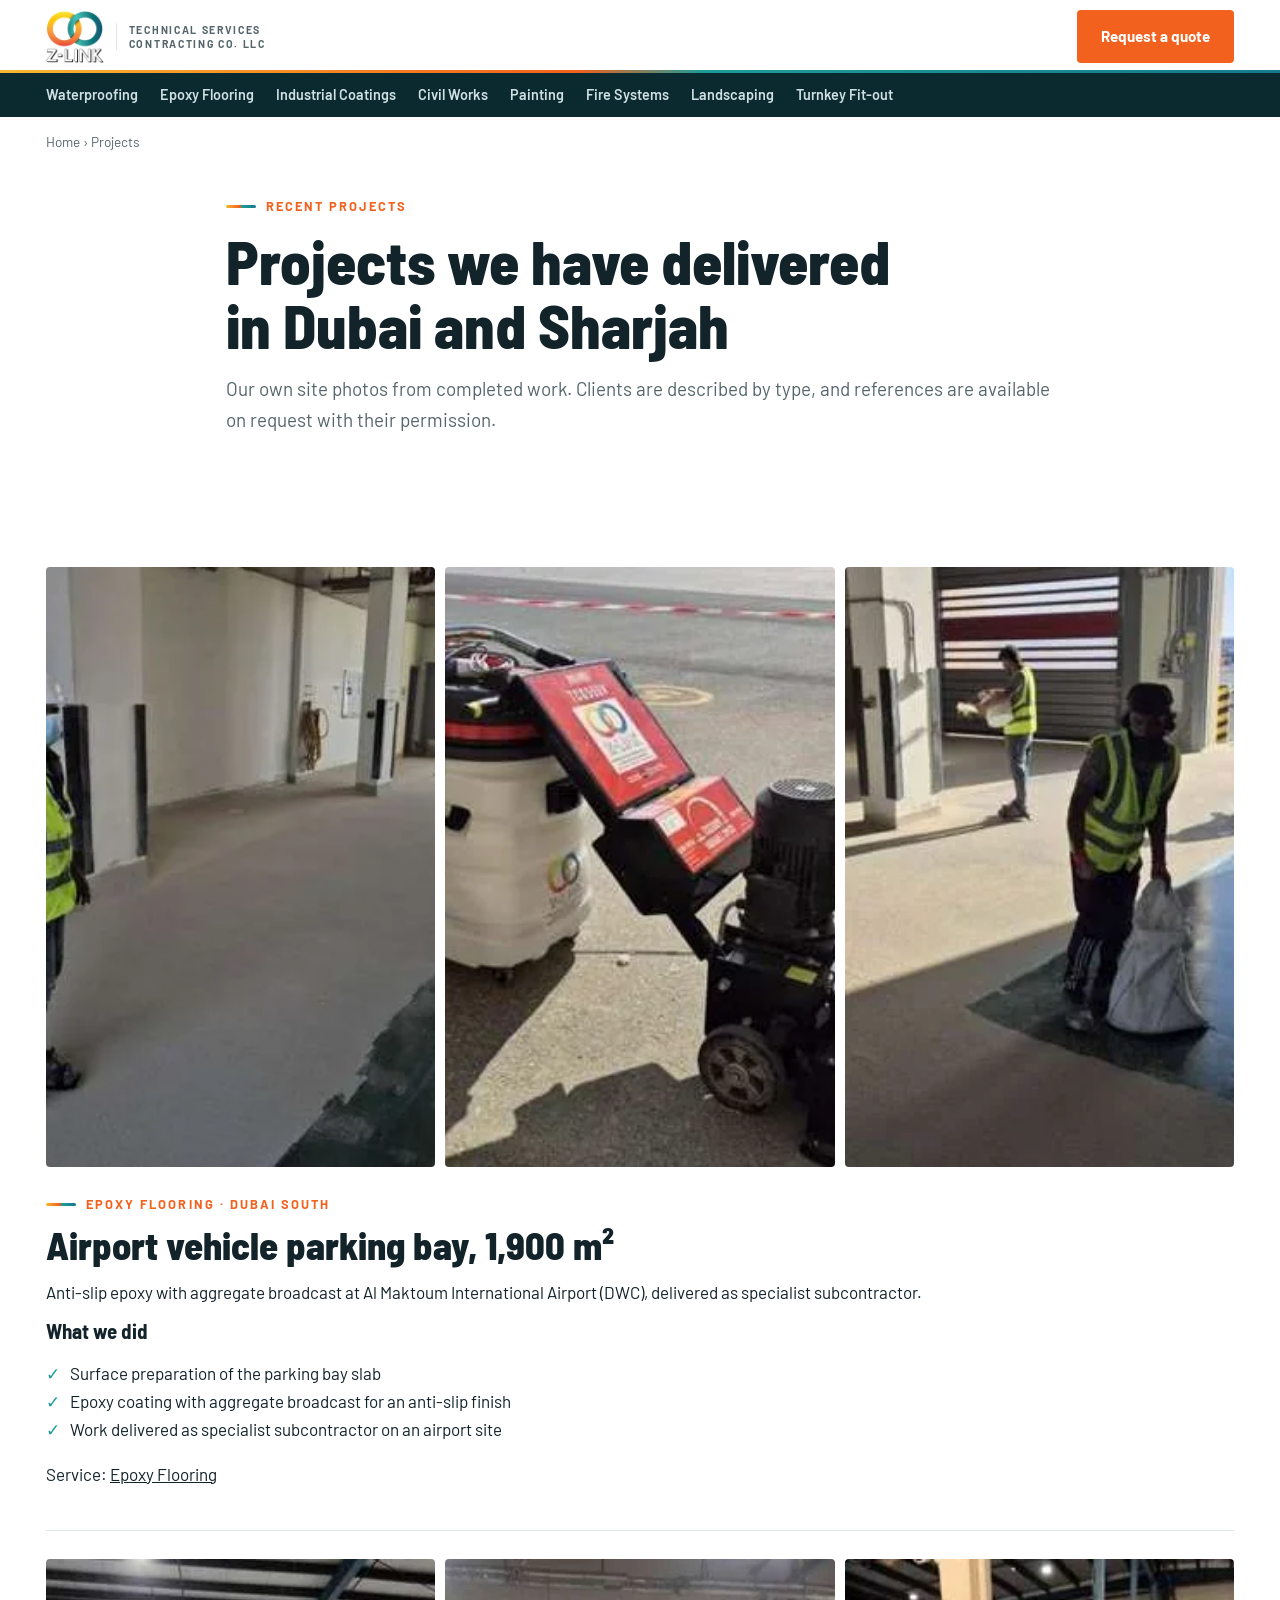
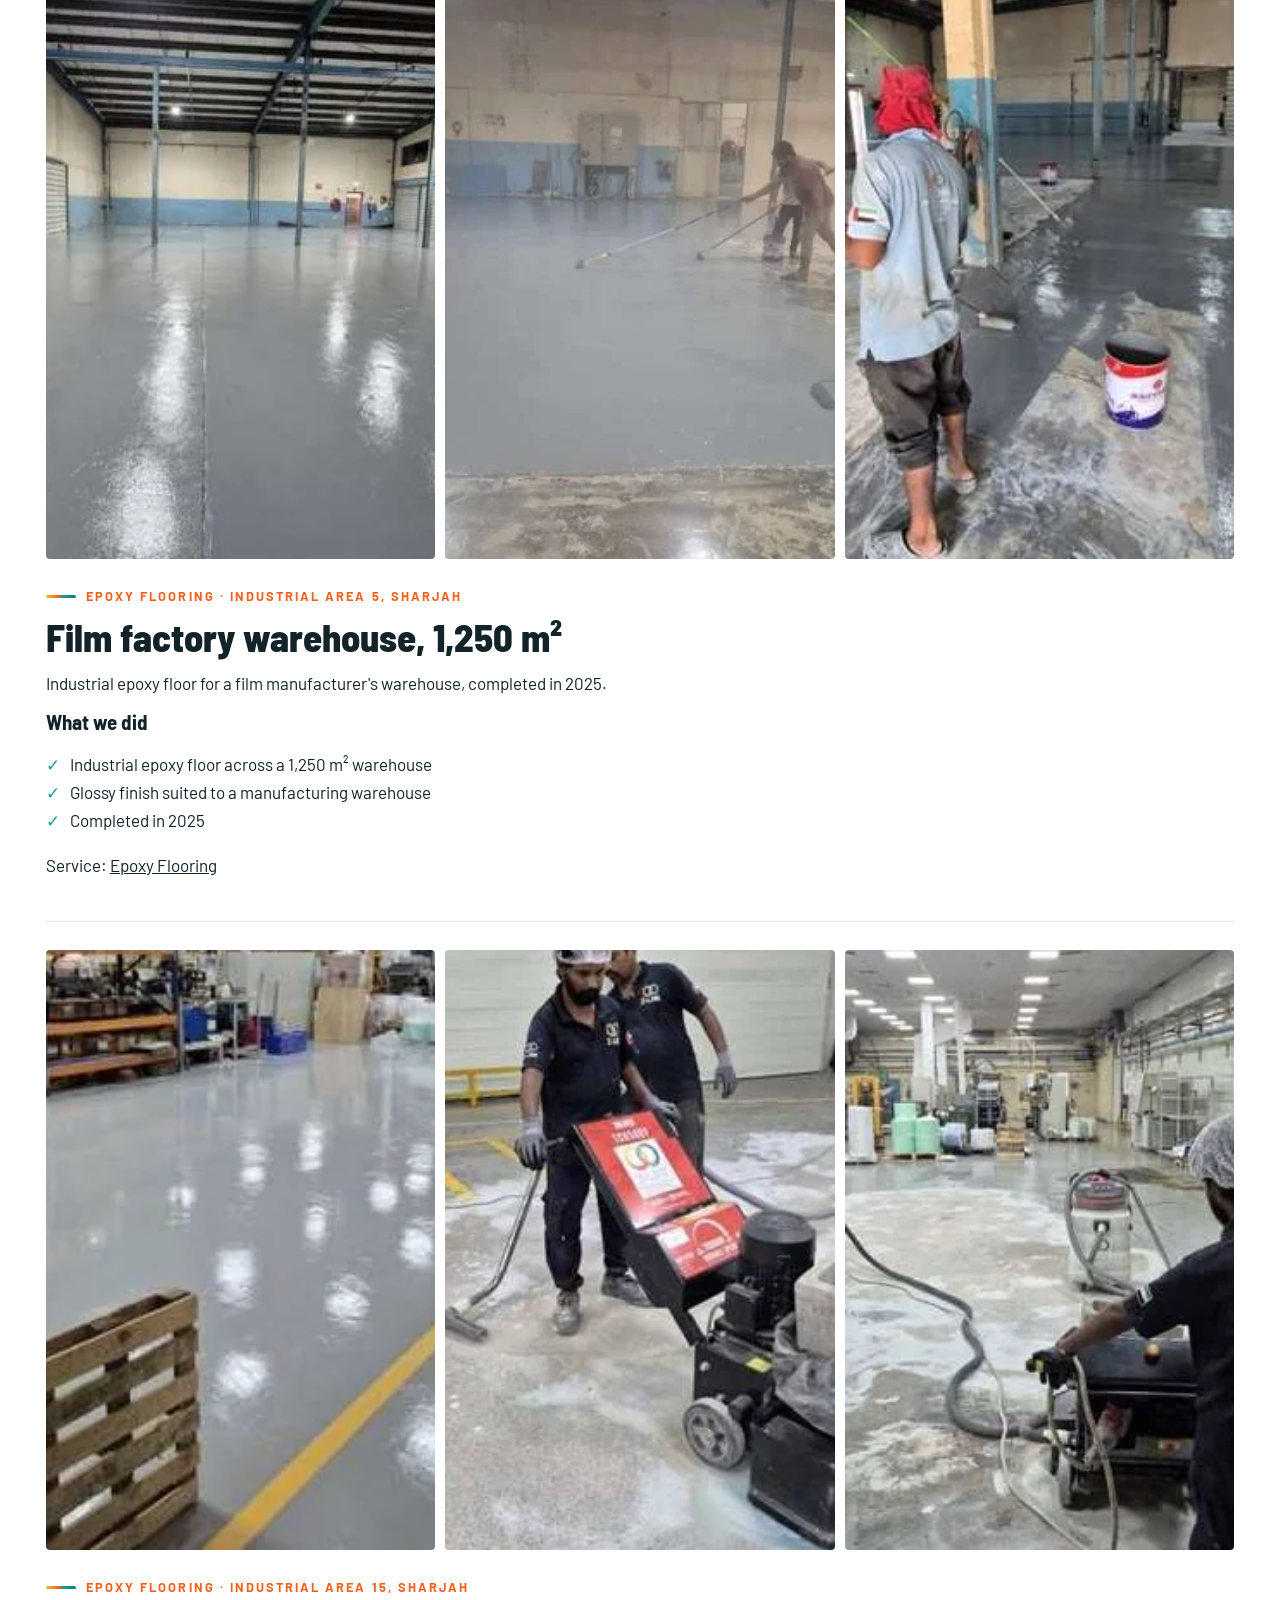
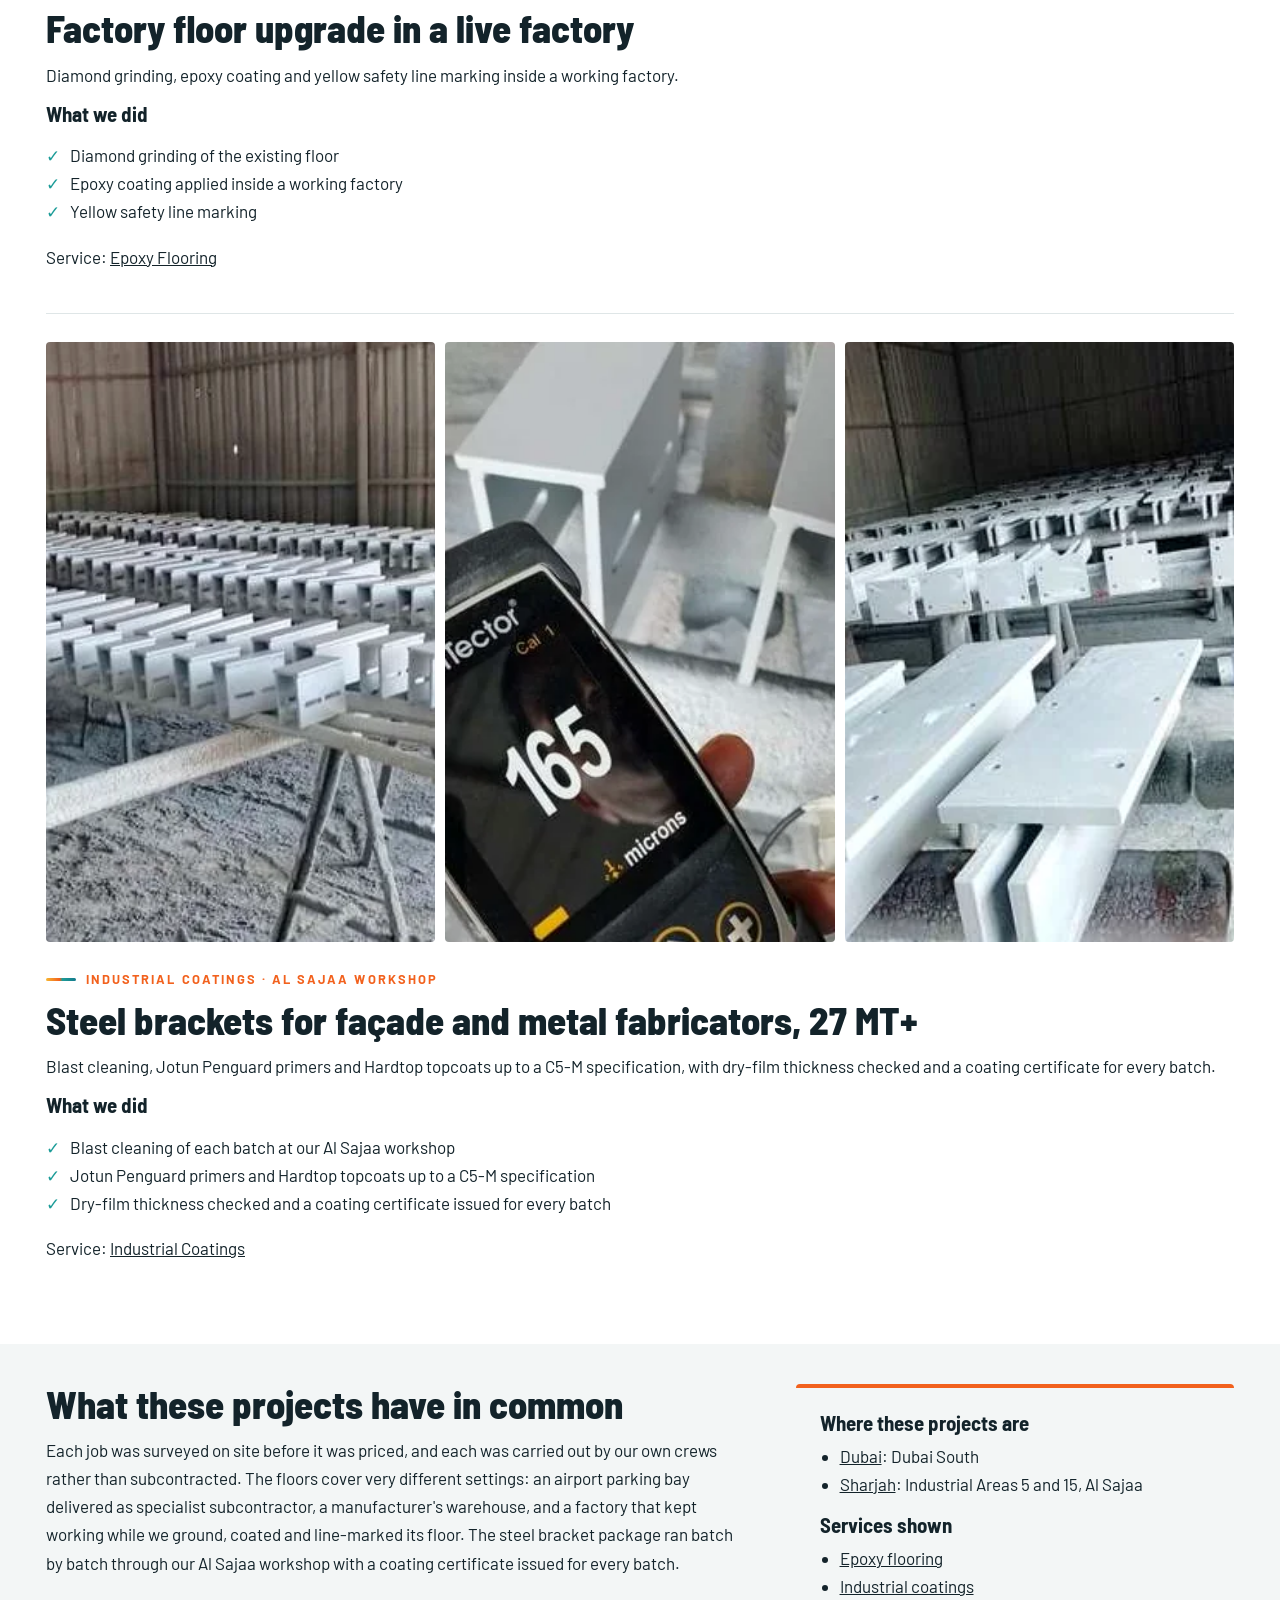
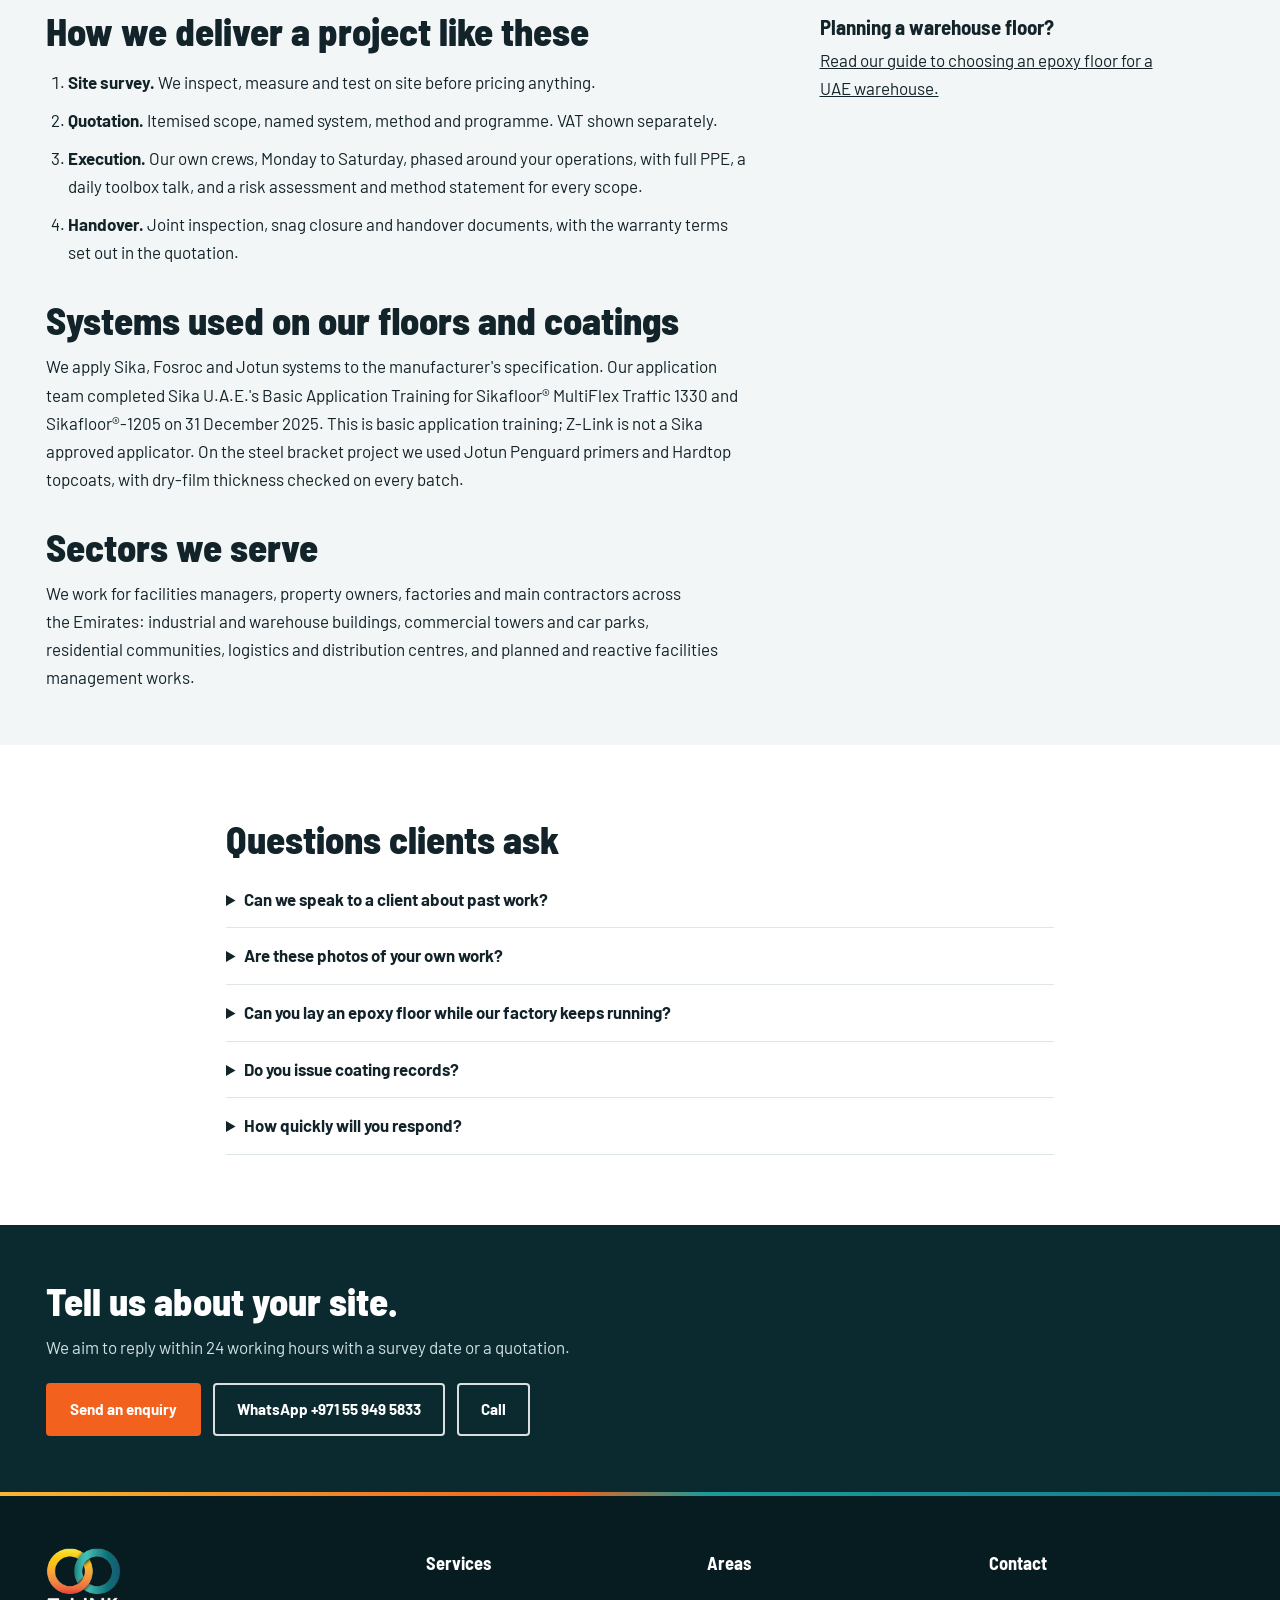
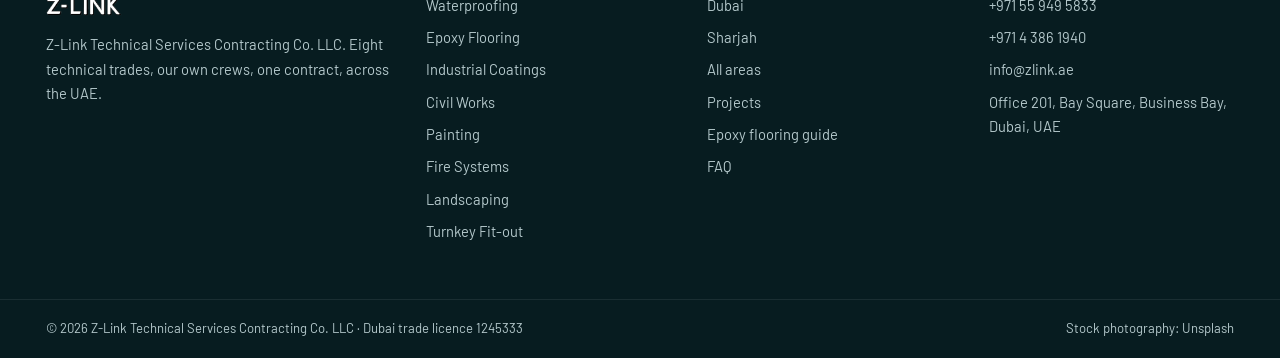
<file: projects/index.html>
<!doctype html>
<html lang="en">
<head>
<meta charset="utf-8">
<meta name="viewport" content="width=device-width, initial-scale=1, viewport-fit=cover">
<title>Projects: Epoxy Flooring &amp; Industrial Coatings UAE | Z-Link</title>
<meta name="description" content="Completed Z-Link projects: anti-slip epoxy at Dubai South (DWC), factory and warehouse epoxy floors in Sharjah, and C5-M steel coatings at our Al Sajaa workshop.">
<link rel="canonical" href="https://zlink.ae/projects/">
<meta name="theme-color" content="#0B2A30">
<meta property="og:type" content="website">
<meta property="og:url" content="https://zlink.ae/projects/">
<meta property="og:title" content="Projects: Epoxy Flooring &amp; Industrial Coatings UAE | Z-Link">
<meta property="og:description" content="Completed Z-Link projects: anti-slip epoxy at Dubai South (DWC), factory and warehouse epoxy floors in Sharjah, and C5-M steel coatings at our Al Sajaa workshop.">
<meta property="og:image" content="https://zlink.ae/assets/images/logo.png">
<link rel="icon" type="image/png" href="/assets/images/logo.png">
<link rel="apple-touch-icon" href="/assets/images/apple-touch-icon.png">
<link rel="preconnect" href="https://fonts.googleapis.com">
<link rel="preconnect" href="https://fonts.gstatic.com" crossorigin>
<link rel="stylesheet" href="https://fonts.googleapis.com/css2?family=Barlow+Semi+Condensed:wght@600;700;800&family=Barlow:wght@400;500;600;700&display=swap">
<link rel="stylesheet" href="/assets/css/pages.css">
<script type="application/ld+json">
{"@context": "https://schema.org", "@graph": [{"@type": "BreadcrumbList", "itemListElement": [{"@type": "ListItem", "position": 1, "name": "Home", "item": "https://zlink.ae/"}, {"@type": "ListItem", "position": 2, "name": "Projects"}]}]}
</script>
</head>
<body>
<a class="skip" href="#main">Skip to content</a>
<header class="site"><div class="wrap hd">
  <a class="logo" href="/" aria-label="Z-Link home"><img src="/assets/images/logo.webp" alt="Z-Link logo" width="63" height="58"><span>TECHNICAL SERVICES<br>CONTRACTING CO. LLC</span></a>
  <a class="btn" href="/#contact">Request a quote</a>
</div></header>
<nav class="svcnav" aria-label="Services"><div class="wrap"><a href="/services/waterproofing/">Waterproofing</a><a href="/services/epoxy-flooring/">Epoxy Flooring</a><a href="/services/industrial-coatings/">Industrial Coatings</a><a href="/services/civil-works/">Civil Works</a><a href="/services/painting/">Painting</a><a href="/services/fire-systems/">Fire Systems</a><a href="/services/landscaping/">Landscaping</a><a href="/services/fit-out/">Turnkey Fit-out</a></div></nav>
<main id="main">
<div class="wrap crumbs"><a href="/">Home</a> <span aria-hidden="true">›</span> <span aria-current="page">Projects</span></div>
<section class="hero"><div class="wrap narrow"><span class="kicker">Recent projects</span>
<h1>Projects we have delivered in Dubai and Sharjah</h1>
<p class="lead">Our own site photos from completed work. Clients are described by type, and references are available on request with their permission.</p></div></section>
<section class="block"><div class="wrap"><article class="case"><div class="case-imgs"><img src="/assets/projects/dwc-1.webp" alt="Z-Link crew laying anti-slip epoxy at an airport parking bay in Dubai South" loading="lazy" width="800" height="600"><img src="/assets/projects/dwc-2.webp" alt="Z-Link crew laying anti-slip epoxy at an airport parking bay in Dubai South, work in progress" loading="lazy" width="800" height="600"><img src="/assets/projects/dwc-3.webp" alt="Z-Link crew laying anti-slip epoxy at an airport parking bay in Dubai South, detail" loading="lazy" width="800" height="600"></div>
<span class="kicker">Epoxy flooring · Dubai South</span><h2>Airport vehicle parking bay, 1,900 m²</h2><p>Anti-slip epoxy with aggregate broadcast at Al Maktoum International Airport (DWC), delivered as specialist subcontractor.</p>
<h3>What we did</h3><ul class="ticks"><li>Surface preparation of the parking bay slab</li><li>Epoxy coating with aggregate broadcast for an anti-slip finish</li><li>Work delivered as specialist subcontractor on an airport site</li></ul>
<p>Service: <a href="/services/epoxy-flooring/">Epoxy Flooring</a></p></article><article class="case"><div class="case-imgs"><img src="/assets/projects/enpi-1.webp" alt="Finished glossy epoxy floor in a Sharjah factory warehouse" loading="lazy" width="800" height="600"><img src="/assets/projects/enpi-2.webp" alt="Finished glossy epoxy floor in a Sharjah factory warehouse, work in progress" loading="lazy" width="800" height="600"><img src="/assets/projects/enpi-3.webp" alt="Finished glossy epoxy floor in a Sharjah factory warehouse, detail" loading="lazy" width="800" height="600"></div>
<span class="kicker">Epoxy flooring · Industrial Area 5, Sharjah</span><h2>Film factory warehouse, 1,250 m²</h2><p>Industrial epoxy floor for a film manufacturer&#x27;s warehouse, completed in 2025.</p>
<h3>What we did</h3><ul class="ticks"><li>Industrial epoxy floor across a 1,250 m² warehouse</li><li>Glossy finish suited to a manufacturing warehouse</li><li>Completed in 2025</li></ul>
<p>Service: <a href="/services/epoxy-flooring/">Epoxy Flooring</a></p></article><article class="case"><div class="case-imgs"><img src="/assets/projects/cupco-1.webp" alt="Factory floor with new epoxy and yellow line marking in Sharjah" loading="lazy" width="800" height="600"><img src="/assets/projects/cupco-2.webp" alt="Factory floor with new epoxy and yellow line marking in Sharjah, work in progress" loading="lazy" width="800" height="600"><img src="/assets/projects/cupco-3.webp" alt="Factory floor with new epoxy and yellow line marking in Sharjah, detail" loading="lazy" width="800" height="600"></div>
<span class="kicker">Epoxy flooring · Industrial Area 15, Sharjah</span><h2>Factory floor upgrade in a live factory</h2><p>Diamond grinding, epoxy coating and yellow safety line marking inside a working factory.</p>
<h3>What we did</h3><ul class="ticks"><li>Diamond grinding of the existing floor</li><li>Epoxy coating applied inside a working factory</li><li>Yellow safety line marking</li></ul>
<p>Service: <a href="/services/epoxy-flooring/">Epoxy Flooring</a></p></article><article class="case"><div class="case-imgs"><img src="/assets/projects/steel-1.webp" alt="Coated steel brackets on drying racks at the Z-Link workshop" loading="lazy" width="800" height="600"><img src="/assets/projects/steel-2.webp" alt="Coated steel brackets on drying racks at the Z-Link workshop, work in progress" loading="lazy" width="800" height="600"><img src="/assets/projects/steel-3.webp" alt="Coated steel brackets on drying racks at the Z-Link workshop, detail" loading="lazy" width="800" height="600"></div>
<span class="kicker">Industrial coatings · Al Sajaa workshop</span><h2>Steel brackets for façade and metal fabricators, 27 MT+</h2><p>Blast cleaning, Jotun Penguard primers and Hardtop topcoats up to a C5-M specification, with dry-film thickness checked and a coating certificate for every batch.</p>
<h3>What we did</h3><ul class="ticks"><li>Blast cleaning of each batch at our Al Sajaa workshop</li><li>Jotun Penguard primers and Hardtop topcoats up to a C5-M specification</li><li>Dry-film thickness checked and a coating certificate issued for every batch</li></ul>
<p>Service: <a href="/services/industrial-coatings/">Industrial Coatings</a></p></article></div></section>
<section class="block alt"><div class="wrap two-text"><div class="prose">
  <h2>What these projects have in common</h2>
  <p>Each job was surveyed on site before it was priced, and each was carried out by our own crews rather than subcontracted. The floors cover very different settings: an airport parking bay delivered as specialist subcontractor, a manufacturer's warehouse, and a factory that kept working while we ground, coated and line-marked its floor. The steel bracket package ran batch by batch through our Al Sajaa workshop with a coating certificate issued for every batch.</p>
  <h2>How we deliver a project like these</h2>
  <ol class="steps"><li><strong>Site survey.</strong> We inspect, measure and test on site before pricing anything.</li>
  <li><strong>Quotation.</strong> Itemised scope, named system, method and programme. VAT shown separately.</li>
  <li><strong>Execution.</strong> Our own crews, Monday to Saturday, phased around your operations, with full PPE, a daily toolbox talk, and a risk assessment and method statement for every scope.</li>
  <li><strong>Handover.</strong> Joint inspection, snag closure and handover documents, with the warranty terms set out in the quotation.</li></ol>
  <h2>Systems used on our floors and coatings</h2>
  <p>We apply Sika, Fosroc and Jotun systems to the manufacturer's specification. Our application team completed Sika U.A.E.'s Basic Application Training for Sikafloor® MultiFlex Traffic 1330 and Sikafloor®-1205 on 31 December 2025. This is basic application training; Z-Link is not a Sika approved applicator. On the steel bracket project we used Jotun Penguard primers and Hardtop topcoats, with dry-film thickness checked on every batch.</p>
  <h2>Sectors we serve</h2>
  <p>We work for facilities managers, property owners, factories and main contractors across the Emirates: industrial and warehouse buildings, commercial towers and car parks, residential communities, logistics and distribution centres, and planned and reactive facilities management works.</p>
  </div>
  <aside class="box"><h3>Where these projects are</h3><ul><li><a href="/areas/dubai/">Dubai</a>: Dubai South</li><li><a href="/areas/sharjah/">Sharjah</a>: Industrial Areas 5 and 15, Al Sajaa</li></ul>
  <h3>Services shown</h3><ul><li><a href="/services/epoxy-flooring/">Epoxy flooring</a></li><li><a href="/services/industrial-coatings/">Industrial coatings</a></li></ul>
  <h3>Planning a warehouse floor?</h3><p><a href="/guides/warehouse-epoxy-flooring/">Read our guide to choosing an epoxy floor for a UAE warehouse.</a></p></aside>
</div></section>
<section class="block"><div class="wrap narrow"><h2>Questions clients ask</h2><details><summary>Can we speak to a client about past work?</summary><p>References are available on request, with the client&#x27;s permission.</p></details><details><summary>Are these photos of your own work?</summary><p>Yes. The project photos on this page are our own site photos from completed jobs. Stock images elsewhere on the site are credited to Unsplash.</p></details><details><summary>Can you lay an epoxy floor while our factory keeps running?</summary><p>Yes. Our Industrial Area 15 job was done inside a working factory. We phase areas so operations continue, with barricades and signage, and can plan night or weekend shifts.</p></details><details><summary>Do you issue coating records?</summary><p>Yes. On our steel bracket work, dry-film thickness was checked and a coating certificate was issued for every batch.</p></details><details><summary>How quickly will you respond?</summary><p>We aim to reply within 24 working hours with a survey date or a quotation.</p></details></div></section>
<section class="cta"><div class="wrap">
  <h2>Tell us about your site.</h2>
  <p>We aim to reply within 24 working hours with a survey date or a quotation.</p>
  <div class="cta-row"><a class="btn" href="/#contact">Send an enquiry</a><a class="btn line" href="https://wa.me/971559495833">WhatsApp +971 55 949 5833</a><a class="btn line" href="tel:+971559495833">Call</a></div>
</div></section>
</main>
<footer>
  <div class="wrap top">
    <div><img class="fl" src="/assets/images/logo.webp" alt="Z-Link" loading="lazy"><p>Z-Link Technical Services Contracting Co. LLC. Eight technical trades, our own crews, one contract, across the UAE.</p></div>
    <div><h4>Services</h4><ul><li><a href="/services/waterproofing/">Waterproofing</a></li><li><a href="/services/epoxy-flooring/">Epoxy Flooring</a></li><li><a href="/services/industrial-coatings/">Industrial Coatings</a></li><li><a href="/services/civil-works/">Civil Works</a></li><li><a href="/services/painting/">Painting</a></li><li><a href="/services/fire-systems/">Fire Systems</a></li><li><a href="/services/landscaping/">Landscaping</a></li><li><a href="/services/fit-out/">Turnkey Fit-out</a></li></ul></div>
    <div><h4>Areas</h4><ul><li><a href="/areas/dubai/">Dubai</a></li><li><a href="/areas/sharjah/">Sharjah</a></li><li><a href="/#areas">All areas</a></li><li><a href="/projects/">Projects</a></li><li><a href="/guides/warehouse-epoxy-flooring/">Epoxy flooring guide</a></li><li><a href="/#faq">FAQ</a></li></ul></div>
    <div><h4>Contact</h4><ul><li><a href="tel:+971559495833">+971 55 949 5833</a></li><li><a href="tel:+97143861940">+971 4 386 1940</a></li><li><a href="mailto:info@zlink.ae">info@zlink.ae</a></li><li>Office 201, Bay Square, Business Bay, Dubai, UAE</li></ul></div>
  </div>
  <div class="bar"><div class="wrap"><span>© 2026 Z-Link Technical Services Contracting Co. LLC · Dubai trade licence 1245333</span><span>Stock photography: Unsplash</span></div></div>
</footer>
</body>
</html>
</file>
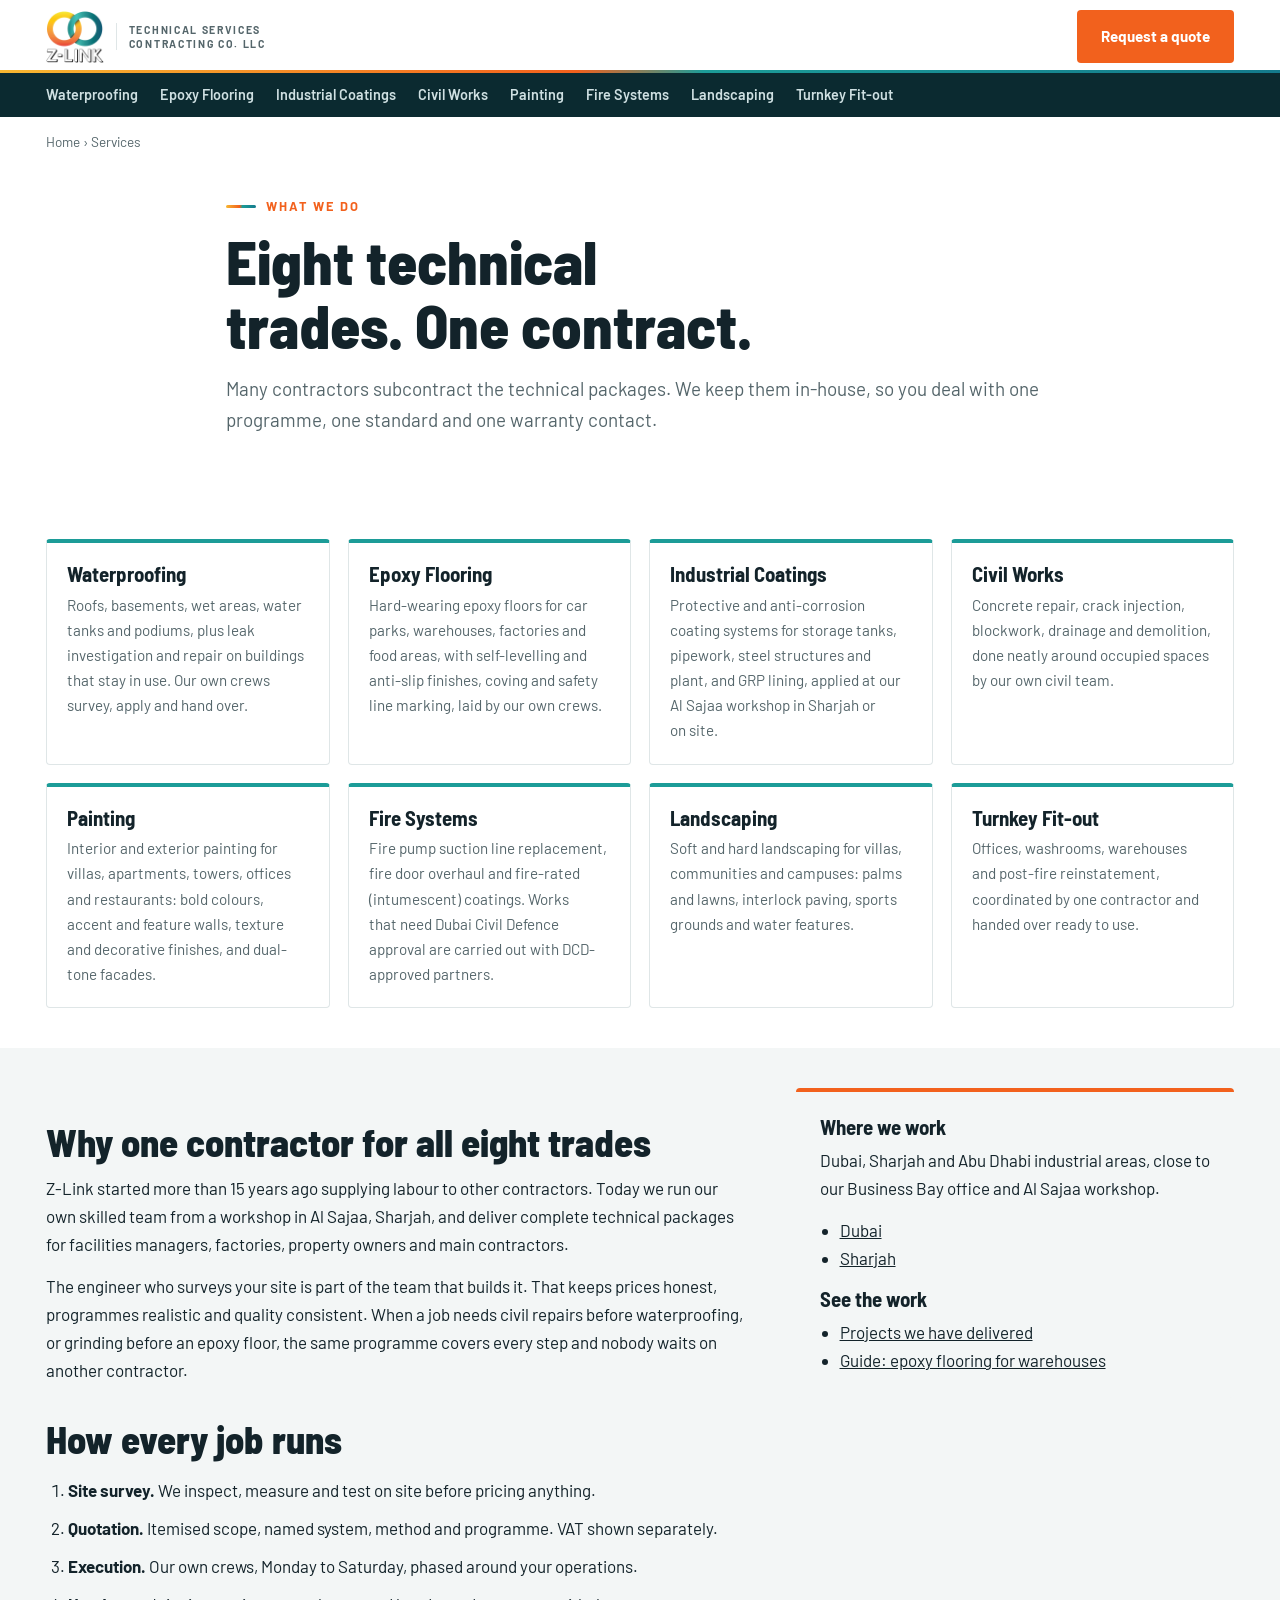
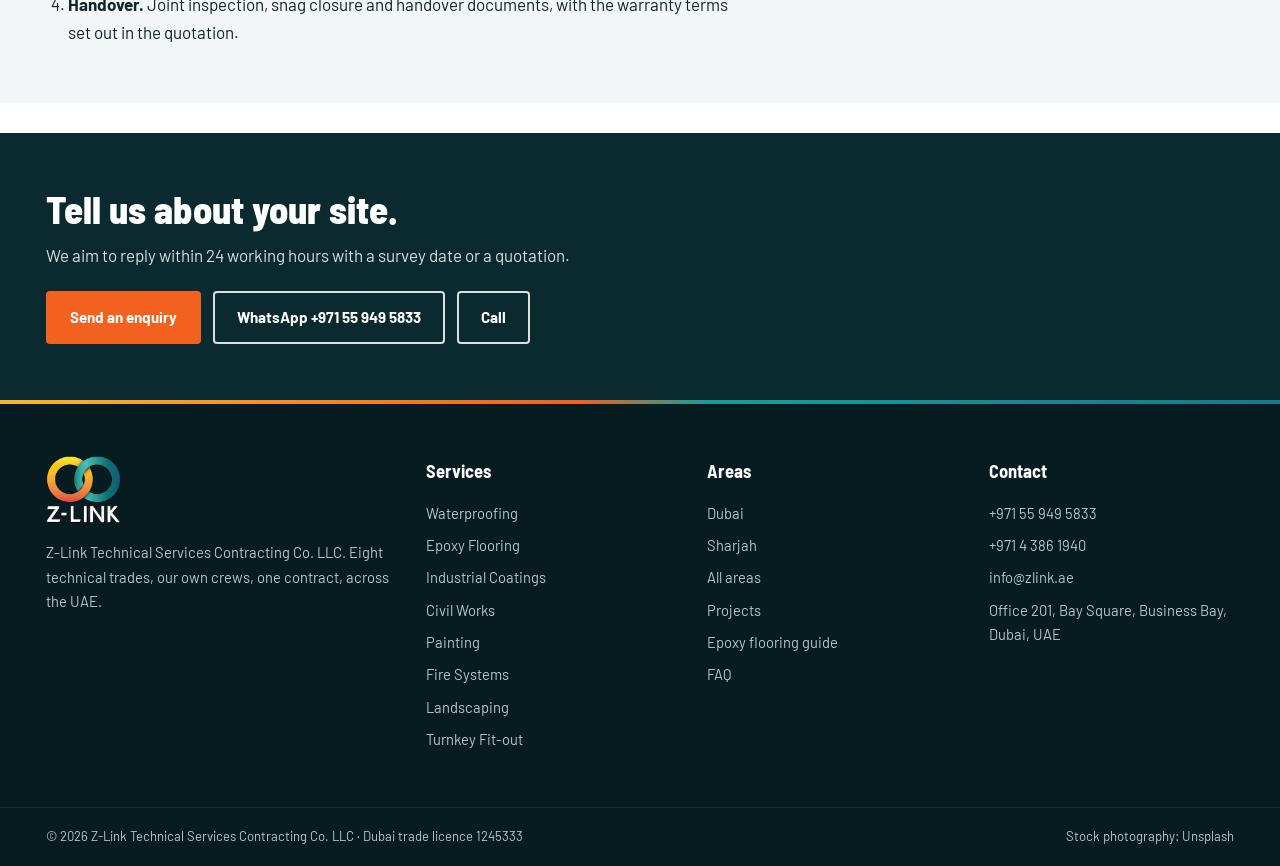
<file: services/index.html>
<!doctype html>
<html lang="en">
<head>
<meta charset="utf-8">
<meta name="viewport" content="width=device-width, initial-scale=1, viewport-fit=cover">
<title>Our Services: Eight Technical Trades in the UAE | Z-Link</title>
<meta name="description" content="Waterproofing, epoxy flooring, industrial coatings, civil works, painting, fire systems, landscaping and turnkey fit-out in Dubai and Sharjah, by our own crews.">
<link rel="canonical" href="https://zlink.ae/services/">
<meta name="theme-color" content="#0B2A30">
<meta property="og:type" content="website">
<meta property="og:url" content="https://zlink.ae/services/">
<meta property="og:title" content="Our Services: Eight Technical Trades in the UAE | Z-Link">
<meta property="og:description" content="Waterproofing, epoxy flooring, industrial coatings, civil works, painting, fire systems, landscaping and turnkey fit-out in Dubai and Sharjah, by our own crews.">
<meta property="og:image" content="https://zlink.ae/assets/images/logo.png">
<link rel="icon" type="image/png" href="/assets/images/logo.png">
<link rel="apple-touch-icon" href="/assets/images/apple-touch-icon.png">
<link rel="preconnect" href="https://fonts.googleapis.com">
<link rel="preconnect" href="https://fonts.gstatic.com" crossorigin>
<link rel="stylesheet" href="https://fonts.googleapis.com/css2?family=Barlow+Semi+Condensed:wght@600;700;800&family=Barlow:wght@400;500;600;700&display=swap">
<link rel="stylesheet" href="/assets/css/pages.css">
<script type="application/ld+json">
{"@context": "https://schema.org", "@graph": [{"@type": "BreadcrumbList", "itemListElement": [{"@type": "ListItem", "position": 1, "name": "Home", "item": "https://zlink.ae/"}, {"@type": "ListItem", "position": 2, "name": "Services"}]}, {"@type": "ItemList", "itemListElement": [{"@type": "ListItem", "position": 1, "url": "https://zlink.ae/services/waterproofing/", "name": "Waterproofing"}, {"@type": "ListItem", "position": 2, "url": "https://zlink.ae/services/epoxy-flooring/", "name": "Epoxy Flooring"}, {"@type": "ListItem", "position": 3, "url": "https://zlink.ae/services/industrial-coatings/", "name": "Industrial Coatings"}, {"@type": "ListItem", "position": 4, "url": "https://zlink.ae/services/civil-works/", "name": "Civil Works"}, {"@type": "ListItem", "position": 5, "url": "https://zlink.ae/services/painting/", "name": "Painting"}, {"@type": "ListItem", "position": 6, "url": "https://zlink.ae/services/fire-systems/", "name": "Fire Systems"}, {"@type": "ListItem", "position": 7, "url": "https://zlink.ae/services/landscaping/", "name": "Landscaping"}, {"@type": "ListItem", "position": 8, "url": "https://zlink.ae/services/fit-out/", "name": "Turnkey Fit-out"}]}]}
</script>
</head>
<body>
<a class="skip" href="#main">Skip to content</a>
<header class="site"><div class="wrap hd">
  <a class="logo" href="/" aria-label="Z-Link home"><img src="/assets/images/logo.webp" alt="Z-Link logo" width="63" height="58"><span>TECHNICAL SERVICES<br>CONTRACTING CO. LLC</span></a>
  <a class="btn" href="/#contact">Request a quote</a>
</div></header>
<nav class="svcnav" aria-label="Services"><div class="wrap"><a href="/services/waterproofing/">Waterproofing</a><a href="/services/epoxy-flooring/">Epoxy Flooring</a><a href="/services/industrial-coatings/">Industrial Coatings</a><a href="/services/civil-works/">Civil Works</a><a href="/services/painting/">Painting</a><a href="/services/fire-systems/">Fire Systems</a><a href="/services/landscaping/">Landscaping</a><a href="/services/fit-out/">Turnkey Fit-out</a></div></nav>
<main id="main">
<div class="wrap crumbs"><a href="/">Home</a> <span aria-hidden="true">›</span> <span aria-current="page">Services</span></div>
<section class="hero"><div class="wrap narrow"><span class="kicker">What we do</span>
<h1>Eight technical trades. One contract.</h1>
<p class="lead">Many contractors subcontract the technical packages. We keep them in-house, so you deal with one programme, one standard and one warranty contact.</p></div></section>
<section class="block"><div class="wrap"><div class="svc-grid"><a class="svc-card" href="/services/waterproofing/"><h3>Waterproofing</h3><p>Roofs, basements, wet areas, water tanks and podiums, plus leak investigation and repair on buildings that stay in use. Our own crews survey, apply and hand over.</p></a><a class="svc-card" href="/services/epoxy-flooring/"><h3>Epoxy Flooring</h3><p>Hard-wearing epoxy floors for car parks, warehouses, factories and food areas, with self-levelling and anti-slip finishes, coving and safety line marking, laid by our own crews.</p></a><a class="svc-card" href="/services/industrial-coatings/"><h3>Industrial Coatings</h3><p>Protective and anti-corrosion coating systems for storage tanks, pipework, steel structures and plant, and GRP lining, applied at our Al Sajaa workshop in Sharjah or on site.</p></a><a class="svc-card" href="/services/civil-works/"><h3>Civil Works</h3><p>Concrete repair, crack injection, blockwork, drainage and demolition, done neatly around occupied spaces by our own civil team.</p></a><a class="svc-card" href="/services/painting/"><h3>Painting</h3><p>Interior and exterior painting for villas, apartments, towers, offices and restaurants: bold colours, accent and feature walls, texture and decorative finishes, and dual-tone facades.</p></a><a class="svc-card" href="/services/fire-systems/"><h3>Fire Systems</h3><p>Fire pump suction line replacement, fire door overhaul and fire-rated (intumescent) coatings. Works that need Dubai Civil Defence approval are carried out with DCD-approved partners.</p></a><a class="svc-card" href="/services/landscaping/"><h3>Landscaping</h3><p>Soft and hard landscaping for villas, communities and campuses: palms and lawns, interlock paving, sports grounds and water features.</p></a><a class="svc-card" href="/services/fit-out/"><h3>Turnkey Fit-out</h3><p>Offices, washrooms, warehouses and post-fire reinstatement, coordinated by one contractor and handed over ready to use.</p></a></div></div></section>
<section class="block alt"><div class="wrap two-text"><div>
  <h2>Why one contractor for all eight trades</h2>
  <p>Z-Link started more than 15 years ago supplying labour to other contractors. Today we run our own skilled team from a workshop in Al Sajaa, Sharjah, and deliver complete technical packages for facilities managers, factories, property owners and main contractors.</p>
  <p>The engineer who surveys your site is part of the team that builds it. That keeps prices honest, programmes realistic and quality consistent. When a job needs civil repairs before waterproofing, or grinding before an epoxy floor, the same programme covers every step and nobody waits on another contractor.</p>
  <h2>How every job runs</h2>
  <ol class="steps"><li><strong>Site survey.</strong> We inspect, measure and test on site before pricing anything.</li>
  <li><strong>Quotation.</strong> Itemised scope, named system, method and programme. VAT shown separately.</li>
  <li><strong>Execution.</strong> Our own crews, Monday to Saturday, phased around your operations.</li>
  <li><strong>Handover.</strong> Joint inspection, snag closure and handover documents, with the warranty terms set out in the quotation.</li></ol></div>
  <aside class="box"><h3>Where we work</h3><p>Dubai, Sharjah and Abu Dhabi industrial areas, close to our Business Bay office and Al Sajaa workshop.</p><ul><li><a href="/areas/dubai/">Dubai</a></li><li><a href="/areas/sharjah/">Sharjah</a></li></ul>
  <h3>See the work</h3><ul><li><a href="/projects/">Projects we have delivered</a></li><li><a href="/guides/warehouse-epoxy-flooring/">Guide: epoxy flooring for warehouses</a></li></ul></aside>
</div></section>
<section class="cta"><div class="wrap">
  <h2>Tell us about your site.</h2>
  <p>We aim to reply within 24 working hours with a survey date or a quotation.</p>
  <div class="cta-row"><a class="btn" href="/#contact">Send an enquiry</a><a class="btn line" href="https://wa.me/971559495833">WhatsApp +971 55 949 5833</a><a class="btn line" href="tel:+971559495833">Call</a></div>
</div></section>
</main>
<footer>
  <div class="wrap top">
    <div><img class="fl" src="/assets/images/logo.webp" alt="Z-Link" loading="lazy"><p>Z-Link Technical Services Contracting Co. LLC. Eight technical trades, our own crews, one contract, across the UAE.</p></div>
    <div><h4>Services</h4><ul><li><a href="/services/waterproofing/">Waterproofing</a></li><li><a href="/services/epoxy-flooring/">Epoxy Flooring</a></li><li><a href="/services/industrial-coatings/">Industrial Coatings</a></li><li><a href="/services/civil-works/">Civil Works</a></li><li><a href="/services/painting/">Painting</a></li><li><a href="/services/fire-systems/">Fire Systems</a></li><li><a href="/services/landscaping/">Landscaping</a></li><li><a href="/services/fit-out/">Turnkey Fit-out</a></li></ul></div>
    <div><h4>Areas</h4><ul><li><a href="/areas/dubai/">Dubai</a></li><li><a href="/areas/sharjah/">Sharjah</a></li><li><a href="/#areas">All areas</a></li><li><a href="/projects/">Projects</a></li><li><a href="/guides/warehouse-epoxy-flooring/">Epoxy flooring guide</a></li><li><a href="/#faq">FAQ</a></li></ul></div>
    <div><h4>Contact</h4><ul><li><a href="tel:+971559495833">+971 55 949 5833</a></li><li><a href="tel:+97143861940">+971 4 386 1940</a></li><li><a href="mailto:info@zlink.ae">info@zlink.ae</a></li><li>Office 201, Bay Square, Business Bay, Dubai, UAE</li></ul></div>
  </div>
  <div class="bar"><div class="wrap"><span>© 2026 Z-Link Technical Services Contracting Co. LLC · Dubai trade licence 1245333</span><span>Stock photography: Unsplash</span></div></div>
</footer>
</body>
</html>
</file>
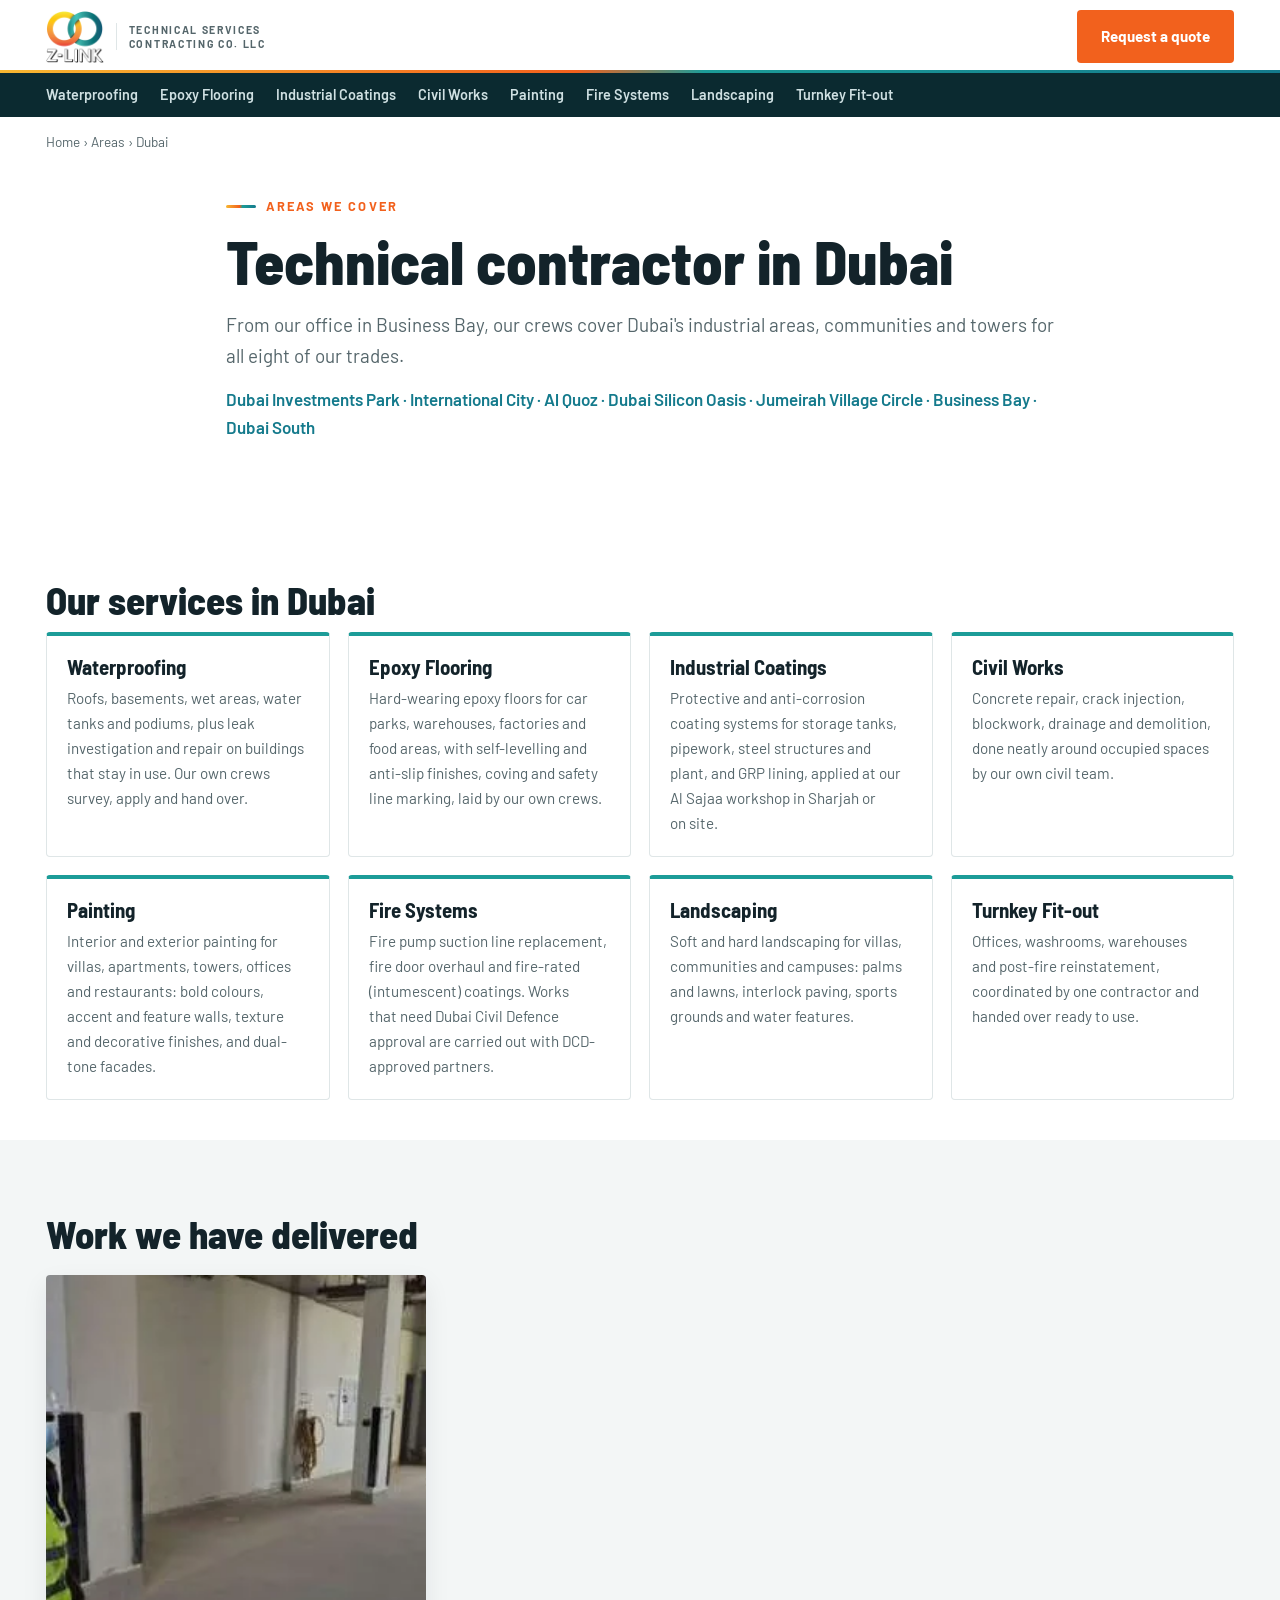
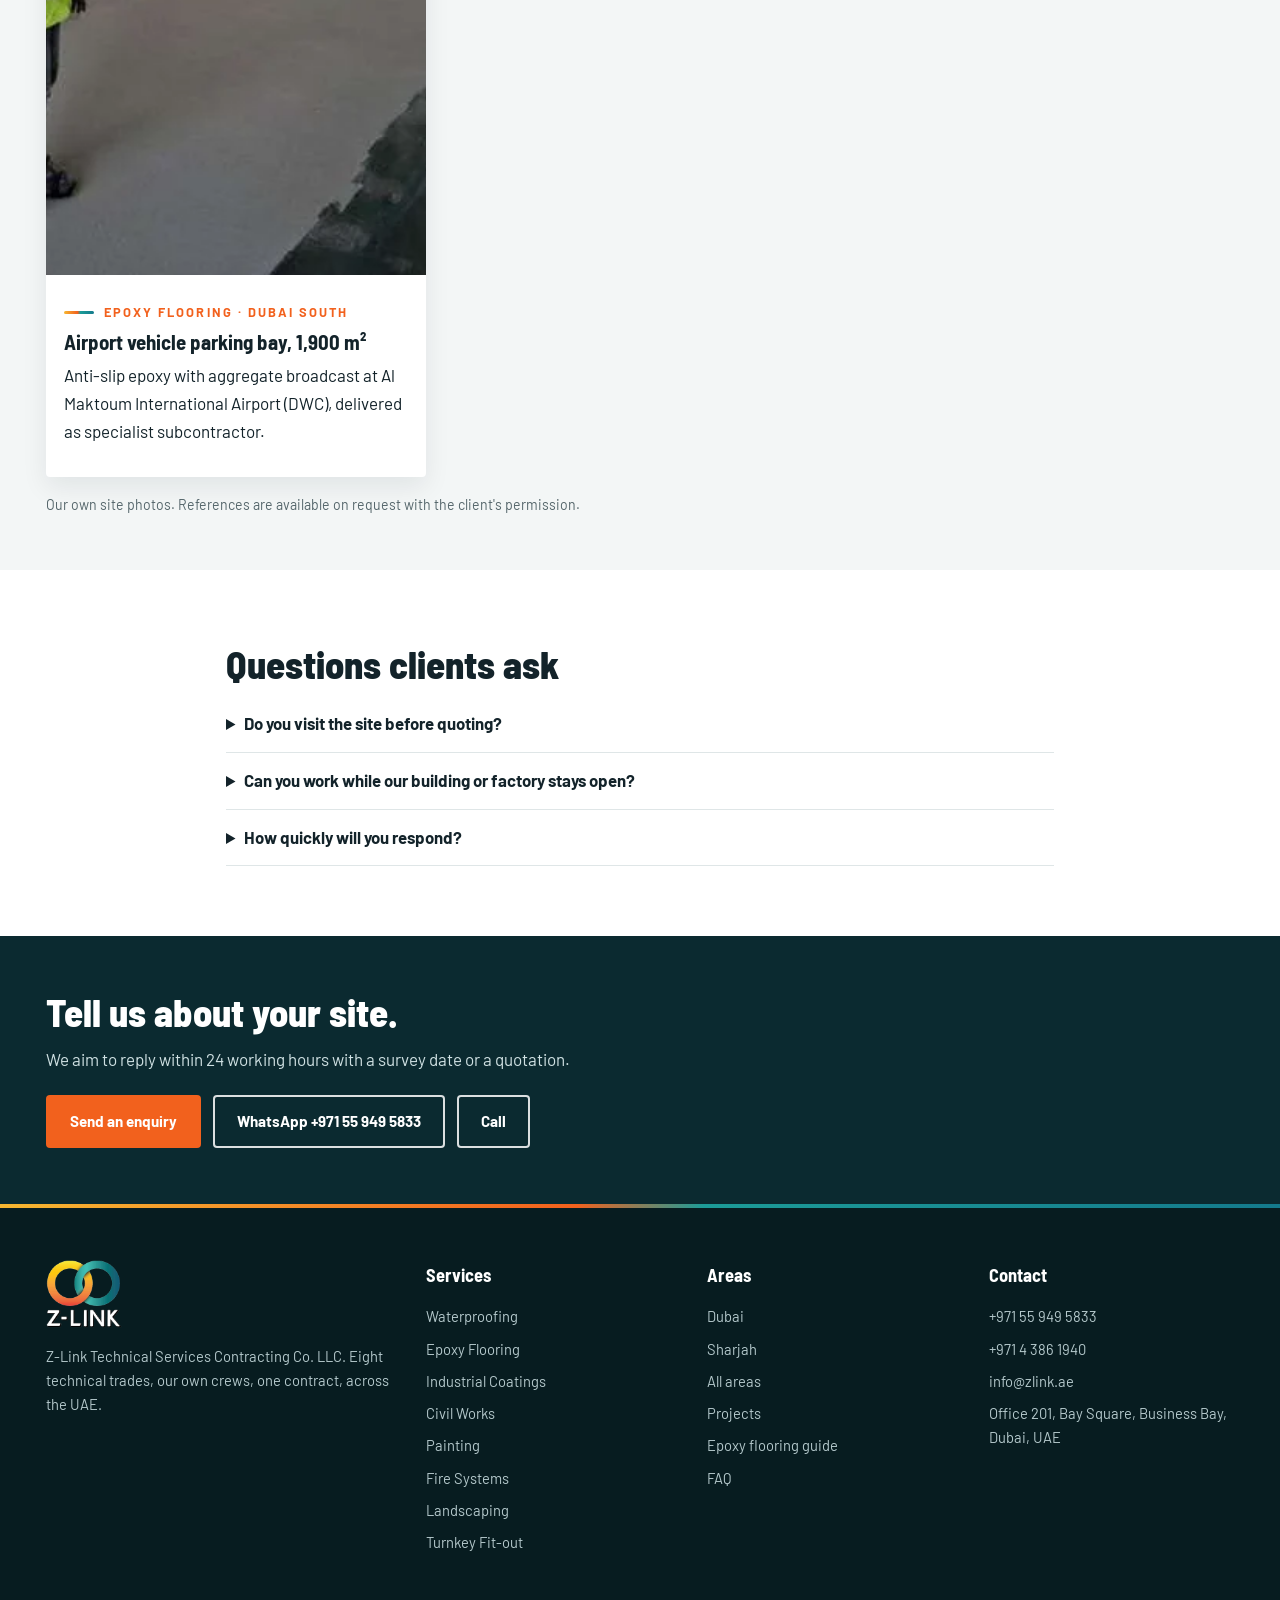
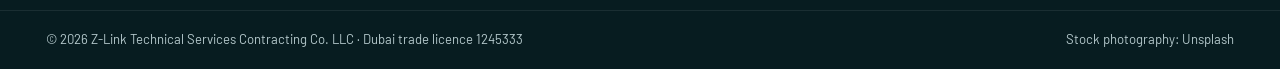
<file: areas/dubai/index.html>
<!doctype html>
<html lang="en">
<head>
<meta charset="utf-8">
<meta name="viewport" content="width=device-width, initial-scale=1, viewport-fit=cover">
<title>Contractor in Dubai: Waterproofing, Epoxy, Painting | Z-Link</title>
<meta name="description" content="Z-Link works across Dubai from Business Bay: waterproofing, epoxy flooring, coatings, civil, painting, fire systems, landscaping and fit-out. Own crews.">
<link rel="canonical" href="https://zlink.ae/areas/dubai/">
<meta name="theme-color" content="#0B2A30">
<meta property="og:type" content="website">
<meta property="og:url" content="https://zlink.ae/areas/dubai/">
<meta property="og:title" content="Contractor in Dubai: Waterproofing, Epoxy, Painting | Z-Link">
<meta property="og:description" content="Z-Link works across Dubai from Business Bay: waterproofing, epoxy flooring, coatings, civil, painting, fire systems, landscaping and fit-out. Own crews.">
<meta property="og:image" content="https://zlink.ae/assets/images/logo.png">
<link rel="icon" type="image/png" href="/assets/images/logo.png">
<link rel="apple-touch-icon" href="/assets/images/apple-touch-icon.png">
<link rel="preconnect" href="https://fonts.googleapis.com">
<link rel="preconnect" href="https://fonts.gstatic.com" crossorigin>
<link rel="stylesheet" href="https://fonts.googleapis.com/css2?family=Barlow+Semi+Condensed:wght@600;700;800&family=Barlow:wght@400;500;600;700&display=swap">
<link rel="stylesheet" href="/assets/css/pages.css">
<script type="application/ld+json">
{"@context": "https://schema.org", "@graph": [{"@type": "BreadcrumbList", "itemListElement": [{"@type": "ListItem", "position": 1, "name": "Home", "item": "https://zlink.ae/"}, {"@type": "ListItem", "position": 2, "name": "Areas", "item": "https://zlink.ae/#areas"}, {"@type": "ListItem", "position": 3, "name": "Dubai"}]}, {"@type": "FAQPage", "@id": "https://zlink.ae/areas/dubai/#faq", "mainEntity": [{"@type": "Question", "name": "Do you visit the site before quoting?", "acceptedAnswer": {"@type": "Answer", "text": "Yes. We inspect, measure and test on site, then send an itemised quotation naming the system, method and programme. VAT is shown separately."}}, {"@type": "Question", "name": "Can you work while our building or factory stays open?", "acceptedAnswer": {"@type": "Answer", "text": "Yes. We phase work around live operations, with barricades, signage and permits, and we can plan night or weekend shifts where needed."}}, {"@type": "Question", "name": "How quickly will you respond?", "acceptedAnswer": {"@type": "Answer", "text": "We aim to reply within 24 working hours with a survey date or a quotation."}}]}]}
</script>
</head>
<body>
<a class="skip" href="#main">Skip to content</a>
<header class="site"><div class="wrap hd">
  <a class="logo" href="/" aria-label="Z-Link home"><img src="/assets/images/logo.webp" alt="Z-Link logo" width="63" height="58"><span>TECHNICAL SERVICES<br>CONTRACTING CO. LLC</span></a>
  <a class="btn" href="/#contact">Request a quote</a>
</div></header>
<nav class="svcnav" aria-label="Services"><div class="wrap"><a href="/services/waterproofing/">Waterproofing</a><a href="/services/epoxy-flooring/">Epoxy Flooring</a><a href="/services/industrial-coatings/">Industrial Coatings</a><a href="/services/civil-works/">Civil Works</a><a href="/services/painting/">Painting</a><a href="/services/fire-systems/">Fire Systems</a><a href="/services/landscaping/">Landscaping</a><a href="/services/fit-out/">Turnkey Fit-out</a></div></nav>
<main id="main">
<div class="wrap crumbs"><a href="/">Home</a> <span aria-hidden="true">›</span> <a href="/#areas">Areas</a> <span aria-hidden="true">›</span> <span aria-current="page">Dubai</span></div>
<section class="hero"><div class="wrap narrow">
  <span class="kicker">Areas we cover</span><h1>Technical contractor in Dubai</h1><p class="lead">From our office in Business Bay, our crews cover Dubai&#x27;s industrial areas, communities and towers for all eight of our trades.</p>
  <p class="places">Dubai Investments Park · International City · Al Quoz · Dubai Silicon Oasis · Jumeirah Village Circle · Business Bay · Dubai South</p></div></section>
<section class="block"><div class="wrap"><h2>Our services in Dubai</h2><div class="svc-grid"><a class="svc-card" href="/services/waterproofing/"><h3>Waterproofing</h3><p>Roofs, basements, wet areas, water tanks and podiums, plus leak investigation and repair on buildings that stay in use. Our own crews survey, apply and hand over.</p></a><a class="svc-card" href="/services/epoxy-flooring/"><h3>Epoxy Flooring</h3><p>Hard-wearing epoxy floors for car parks, warehouses, factories and food areas, with self-levelling and anti-slip finishes, coving and safety line marking, laid by our own crews.</p></a><a class="svc-card" href="/services/industrial-coatings/"><h3>Industrial Coatings</h3><p>Protective and anti-corrosion coating systems for storage tanks, pipework, steel structures and plant, and GRP lining, applied at our Al Sajaa workshop in Sharjah or on site.</p></a><a class="svc-card" href="/services/civil-works/"><h3>Civil Works</h3><p>Concrete repair, crack injection, blockwork, drainage and demolition, done neatly around occupied spaces by our own civil team.</p></a><a class="svc-card" href="/services/painting/"><h3>Painting</h3><p>Interior and exterior painting for villas, apartments, towers, offices and restaurants: bold colours, accent and feature walls, texture and decorative finishes, and dual-tone facades.</p></a><a class="svc-card" href="/services/fire-systems/"><h3>Fire Systems</h3><p>Fire pump suction line replacement, fire door overhaul and fire-rated (intumescent) coatings. Works that need Dubai Civil Defence approval are carried out with DCD-approved partners.</p></a><a class="svc-card" href="/services/landscaping/"><h3>Landscaping</h3><p>Soft and hard landscaping for villas, communities and campuses: palms and lawns, interlock paving, sports grounds and water features.</p></a><a class="svc-card" href="/services/fit-out/"><h3>Turnkey Fit-out</h3><p>Offices, washrooms, warehouses and post-fire reinstatement, coordinated by one contractor and handed over ready to use.</p></a></div></div></section>
<section class="block alt"><div class="wrap"><h2>Work we have delivered</h2><div class="projs"><article class="proj"><img src="/assets/projects/dwc-1.webp" alt="Z-Link crew laying anti-slip epoxy at an airport parking bay in Dubai South" loading="lazy" width="800" height="600">
<div><span class="kicker">Epoxy flooring · Dubai South</span><h3>Airport vehicle parking bay, 1,900 m²</h3><p>Anti-slip epoxy with aggregate broadcast at Al Maktoum International Airport (DWC), delivered as specialist subcontractor.</p></div></article></div><p class="note">Our own site photos. References are available on request with the client's permission.</p></div></section>
<section class="block"><div class="wrap narrow"><h2>Questions clients ask</h2><details><summary>Do you visit the site before quoting?</summary><p>Yes. We inspect, measure and test on site, then send an itemised quotation naming the system, method and programme. VAT is shown separately.</p></details><details><summary>Can you work while our building or factory stays open?</summary><p>Yes. We phase work around live operations, with barricades, signage and permits, and we can plan night or weekend shifts where needed.</p></details><details><summary>How quickly will you respond?</summary><p>We aim to reply within 24 working hours with a survey date or a quotation.</p></details></div></section>
<section class="cta"><div class="wrap">
  <h2>Tell us about your site.</h2>
  <p>We aim to reply within 24 working hours with a survey date or a quotation.</p>
  <div class="cta-row"><a class="btn" href="/#contact">Send an enquiry</a><a class="btn line" href="https://wa.me/971559495833">WhatsApp +971 55 949 5833</a><a class="btn line" href="tel:+971559495833">Call</a></div>
</div></section>
</main>
<footer>
  <div class="wrap top">
    <div><img class="fl" src="/assets/images/logo.webp" alt="Z-Link" loading="lazy"><p>Z-Link Technical Services Contracting Co. LLC. Eight technical trades, our own crews, one contract, across the UAE.</p></div>
    <div><h4>Services</h4><ul><li><a href="/services/waterproofing/">Waterproofing</a></li><li><a href="/services/epoxy-flooring/">Epoxy Flooring</a></li><li><a href="/services/industrial-coatings/">Industrial Coatings</a></li><li><a href="/services/civil-works/">Civil Works</a></li><li><a href="/services/painting/">Painting</a></li><li><a href="/services/fire-systems/">Fire Systems</a></li><li><a href="/services/landscaping/">Landscaping</a></li><li><a href="/services/fit-out/">Turnkey Fit-out</a></li></ul></div>
    <div><h4>Areas</h4><ul><li><a href="/areas/dubai/">Dubai</a></li><li><a href="/areas/sharjah/">Sharjah</a></li><li><a href="/#areas">All areas</a></li><li><a href="/projects/">Projects</a></li><li><a href="/guides/warehouse-epoxy-flooring/">Epoxy flooring guide</a></li><li><a href="/#faq">FAQ</a></li></ul></div>
    <div><h4>Contact</h4><ul><li><a href="tel:+971559495833">+971 55 949 5833</a></li><li><a href="tel:+97143861940">+971 4 386 1940</a></li><li><a href="mailto:info@zlink.ae">info@zlink.ae</a></li><li>Office 201, Bay Square, Business Bay, Dubai, UAE</li></ul></div>
  </div>
  <div class="bar"><div class="wrap"><span>© 2026 Z-Link Technical Services Contracting Co. LLC · Dubai trade licence 1245333</span><span>Stock photography: Unsplash</span></div></div>
</footer>
</body>
</html>
</file>
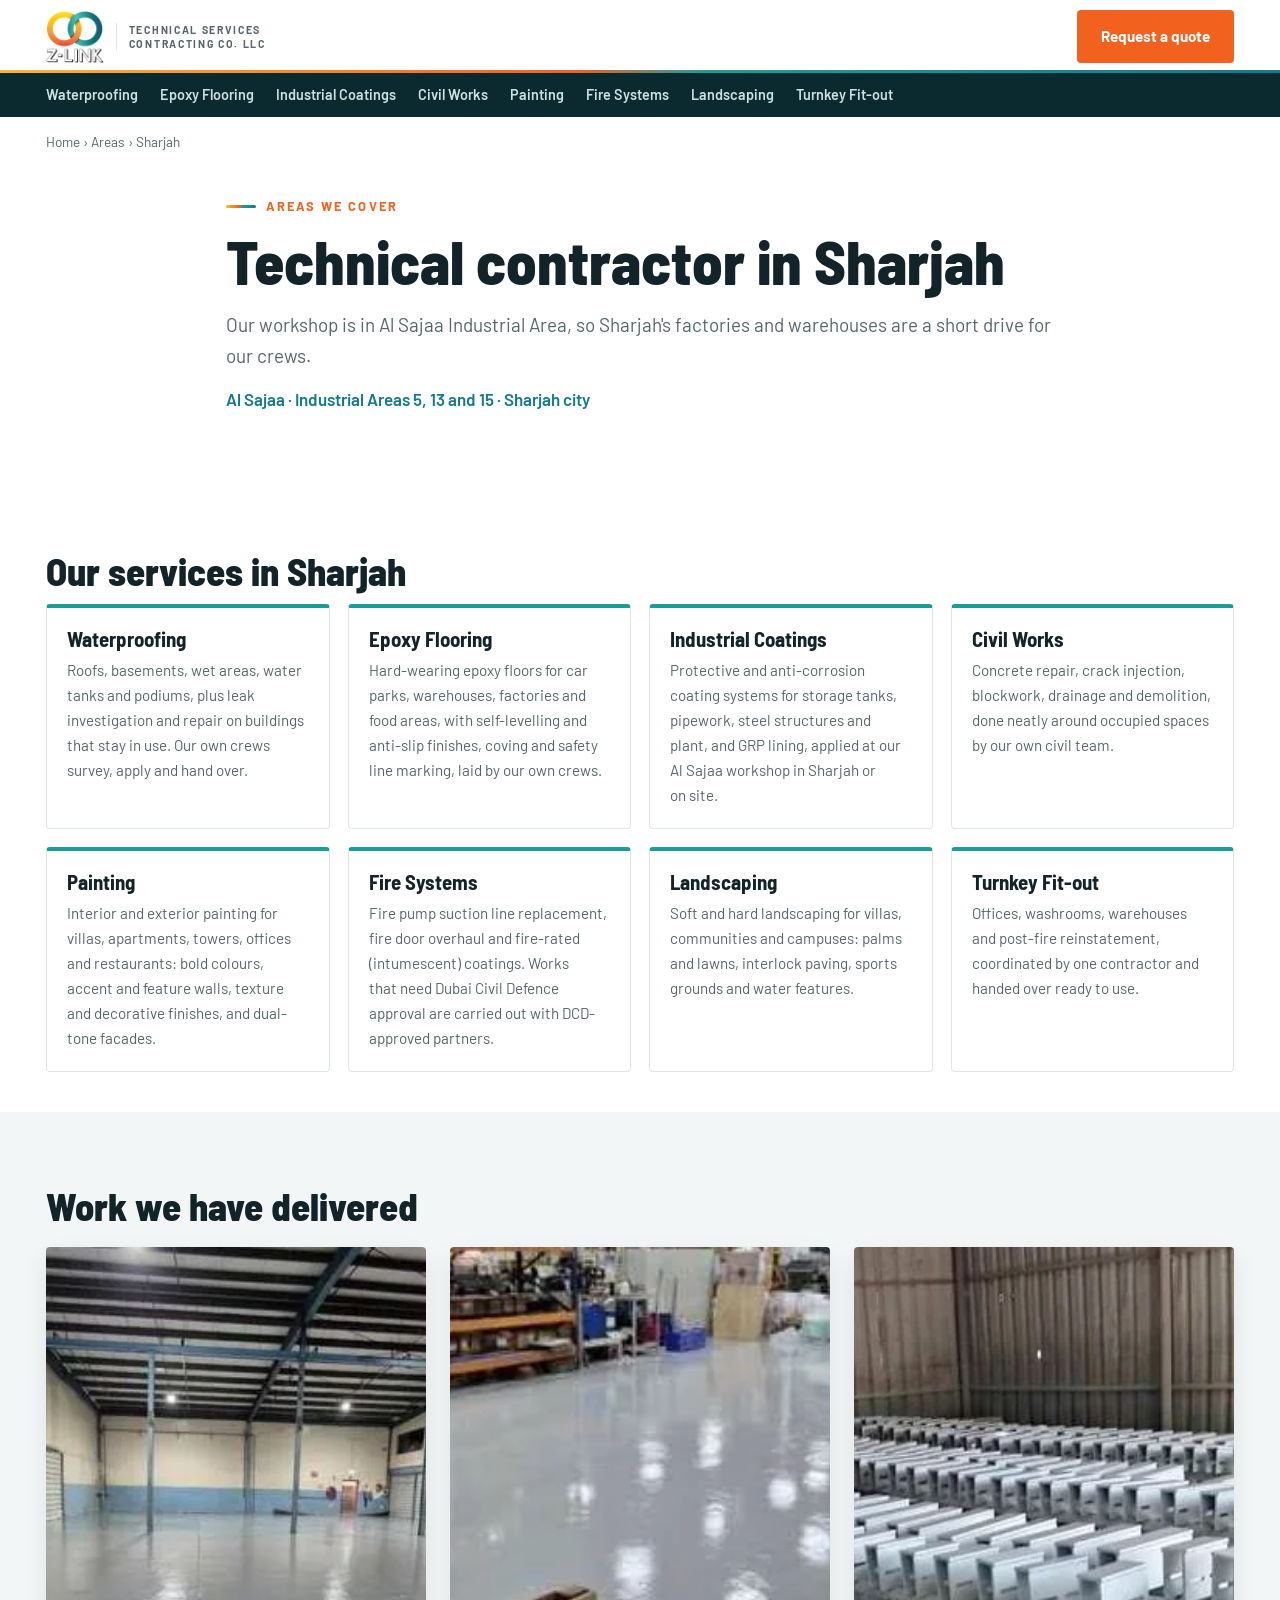
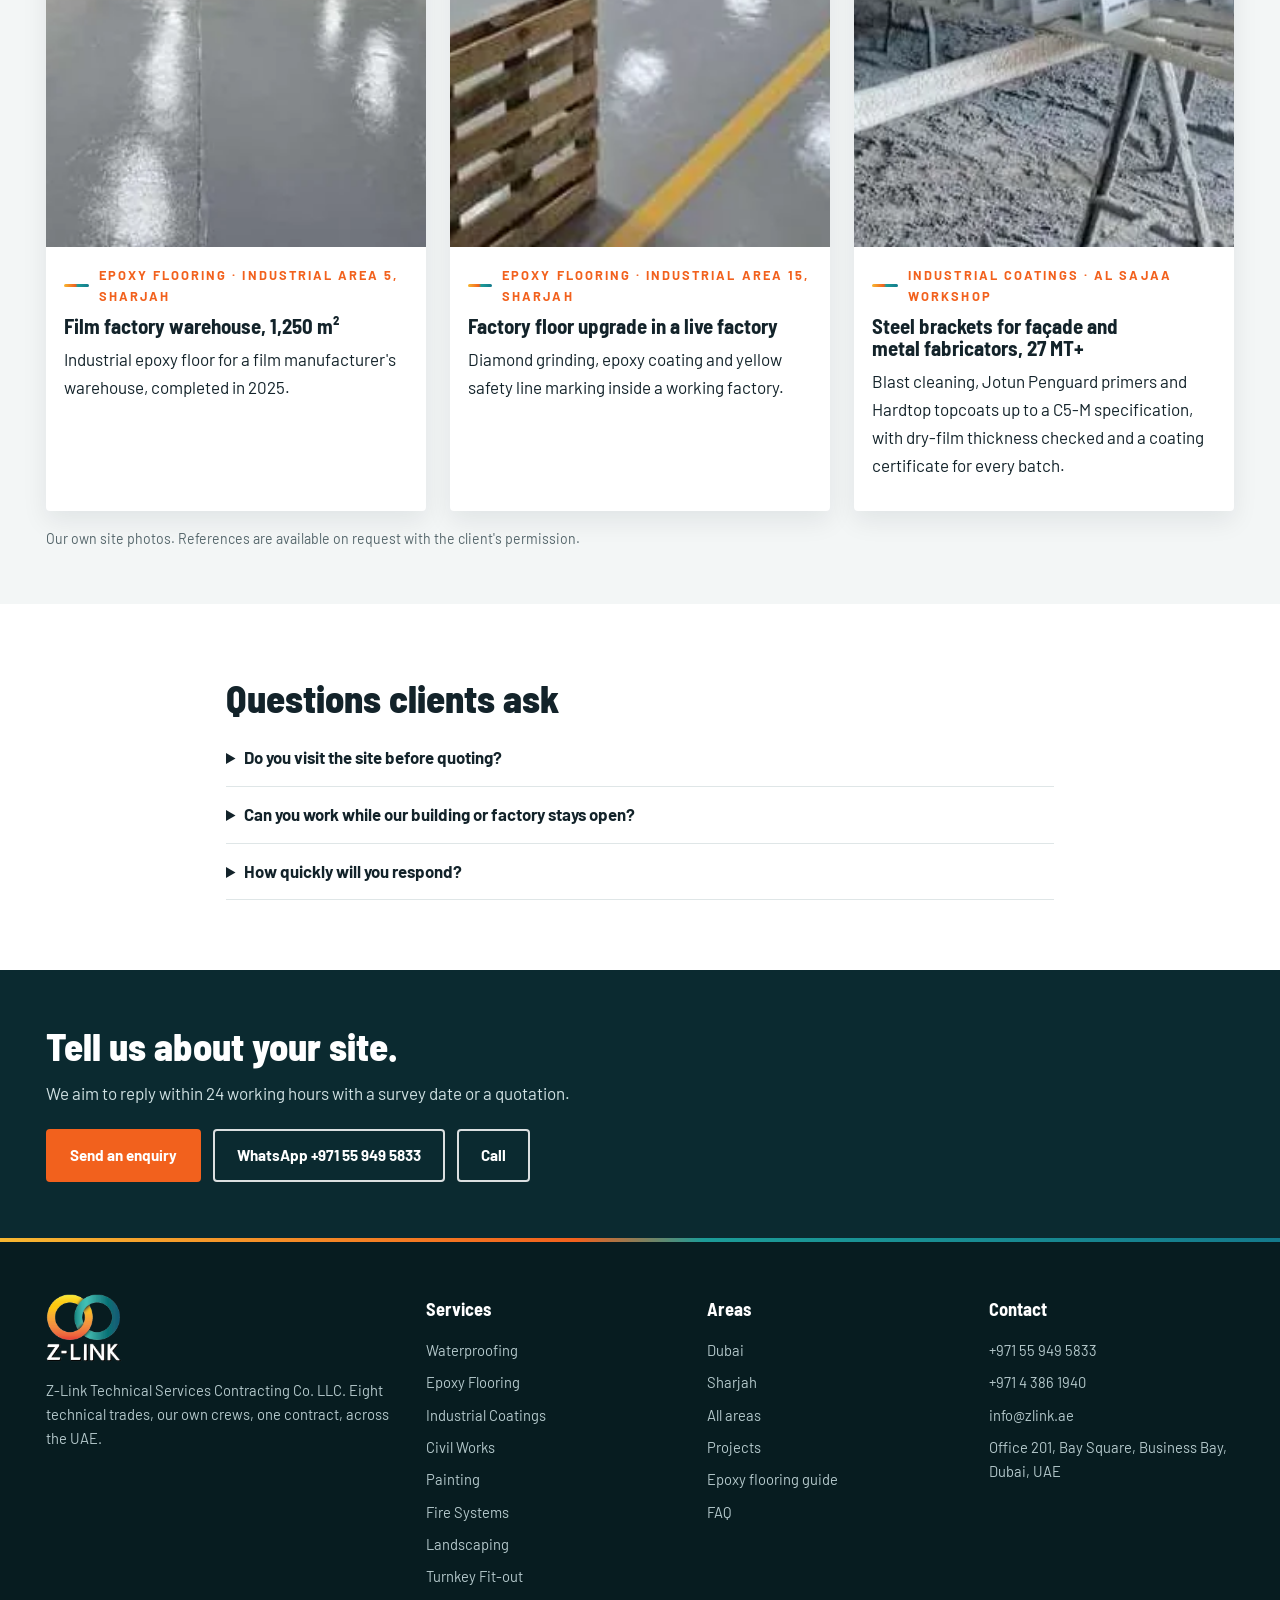
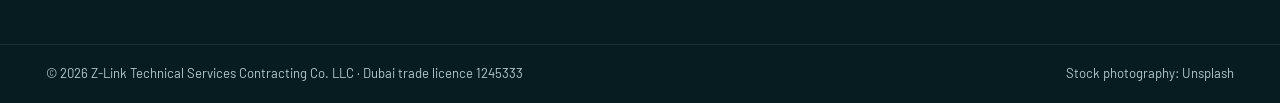
<file: areas/sharjah/index.html>
<!doctype html>
<html lang="en">
<head>
<meta charset="utf-8">
<meta name="viewport" content="width=device-width, initial-scale=1, viewport-fit=cover">
<title>Contractor in Sharjah: Epoxy, Waterproofing, Coatings | Z-Link</title>
<meta name="description" content="Z-Link&#x27;s workshop is in Al Sajaa, Sharjah. Warehouse epoxy flooring, factory roof waterproofing and industrial coatings across Sharjah&#x27;s industrial areas.">
<link rel="canonical" href="https://zlink.ae/areas/sharjah/">
<meta name="theme-color" content="#0B2A30">
<meta property="og:type" content="website">
<meta property="og:url" content="https://zlink.ae/areas/sharjah/">
<meta property="og:title" content="Contractor in Sharjah: Epoxy, Waterproofing, Coatings | Z-Link">
<meta property="og:description" content="Z-Link&#x27;s workshop is in Al Sajaa, Sharjah. Warehouse epoxy flooring, factory roof waterproofing and industrial coatings across Sharjah&#x27;s industrial areas.">
<meta property="og:image" content="https://zlink.ae/assets/images/logo.png">
<link rel="icon" type="image/png" href="/assets/images/logo.png">
<link rel="apple-touch-icon" href="/assets/images/apple-touch-icon.png">
<link rel="preconnect" href="https://fonts.googleapis.com">
<link rel="preconnect" href="https://fonts.gstatic.com" crossorigin>
<link rel="stylesheet" href="https://fonts.googleapis.com/css2?family=Barlow+Semi+Condensed:wght@600;700;800&family=Barlow:wght@400;500;600;700&display=swap">
<link rel="stylesheet" href="/assets/css/pages.css">
<script type="application/ld+json">
{"@context": "https://schema.org", "@graph": [{"@type": "BreadcrumbList", "itemListElement": [{"@type": "ListItem", "position": 1, "name": "Home", "item": "https://zlink.ae/"}, {"@type": "ListItem", "position": 2, "name": "Areas", "item": "https://zlink.ae/#areas"}, {"@type": "ListItem", "position": 3, "name": "Sharjah"}]}, {"@type": "FAQPage", "@id": "https://zlink.ae/areas/sharjah/#faq", "mainEntity": [{"@type": "Question", "name": "Do you visit the site before quoting?", "acceptedAnswer": {"@type": "Answer", "text": "Yes. We inspect, measure and test on site, then send an itemised quotation naming the system, method and programme. VAT is shown separately."}}, {"@type": "Question", "name": "Can you work while our building or factory stays open?", "acceptedAnswer": {"@type": "Answer", "text": "Yes. We phase work around live operations, with barricades, signage and permits, and we can plan night or weekend shifts where needed."}}, {"@type": "Question", "name": "How quickly will you respond?", "acceptedAnswer": {"@type": "Answer", "text": "We aim to reply within 24 working hours with a survey date or a quotation."}}]}]}
</script>
</head>
<body>
<a class="skip" href="#main">Skip to content</a>
<header class="site"><div class="wrap hd">
  <a class="logo" href="/" aria-label="Z-Link home"><img src="/assets/images/logo.webp" alt="Z-Link logo" width="63" height="58"><span>TECHNICAL SERVICES<br>CONTRACTING CO. LLC</span></a>
  <a class="btn" href="/#contact">Request a quote</a>
</div></header>
<nav class="svcnav" aria-label="Services"><div class="wrap"><a href="/services/waterproofing/">Waterproofing</a><a href="/services/epoxy-flooring/">Epoxy Flooring</a><a href="/services/industrial-coatings/">Industrial Coatings</a><a href="/services/civil-works/">Civil Works</a><a href="/services/painting/">Painting</a><a href="/services/fire-systems/">Fire Systems</a><a href="/services/landscaping/">Landscaping</a><a href="/services/fit-out/">Turnkey Fit-out</a></div></nav>
<main id="main">
<div class="wrap crumbs"><a href="/">Home</a> <span aria-hidden="true">›</span> <a href="/#areas">Areas</a> <span aria-hidden="true">›</span> <span aria-current="page">Sharjah</span></div>
<section class="hero"><div class="wrap narrow">
  <span class="kicker">Areas we cover</span><h1>Technical contractor in Sharjah</h1><p class="lead">Our workshop is in Al Sajaa Industrial Area, so Sharjah&#x27;s factories and warehouses are a short drive for our crews.</p>
  <p class="places">Al Sajaa · Industrial Areas 5, 13 and 15 · Sharjah city</p></div></section>
<section class="block"><div class="wrap"><h2>Our services in Sharjah</h2><div class="svc-grid"><a class="svc-card" href="/services/waterproofing/"><h3>Waterproofing</h3><p>Roofs, basements, wet areas, water tanks and podiums, plus leak investigation and repair on buildings that stay in use. Our own crews survey, apply and hand over.</p></a><a class="svc-card" href="/services/epoxy-flooring/"><h3>Epoxy Flooring</h3><p>Hard-wearing epoxy floors for car parks, warehouses, factories and food areas, with self-levelling and anti-slip finishes, coving and safety line marking, laid by our own crews.</p></a><a class="svc-card" href="/services/industrial-coatings/"><h3>Industrial Coatings</h3><p>Protective and anti-corrosion coating systems for storage tanks, pipework, steel structures and plant, and GRP lining, applied at our Al Sajaa workshop in Sharjah or on site.</p></a><a class="svc-card" href="/services/civil-works/"><h3>Civil Works</h3><p>Concrete repair, crack injection, blockwork, drainage and demolition, done neatly around occupied spaces by our own civil team.</p></a><a class="svc-card" href="/services/painting/"><h3>Painting</h3><p>Interior and exterior painting for villas, apartments, towers, offices and restaurants: bold colours, accent and feature walls, texture and decorative finishes, and dual-tone facades.</p></a><a class="svc-card" href="/services/fire-systems/"><h3>Fire Systems</h3><p>Fire pump suction line replacement, fire door overhaul and fire-rated (intumescent) coatings. Works that need Dubai Civil Defence approval are carried out with DCD-approved partners.</p></a><a class="svc-card" href="/services/landscaping/"><h3>Landscaping</h3><p>Soft and hard landscaping for villas, communities and campuses: palms and lawns, interlock paving, sports grounds and water features.</p></a><a class="svc-card" href="/services/fit-out/"><h3>Turnkey Fit-out</h3><p>Offices, washrooms, warehouses and post-fire reinstatement, coordinated by one contractor and handed over ready to use.</p></a></div></div></section>
<section class="block alt"><div class="wrap"><h2>Work we have delivered</h2><div class="projs"><article class="proj"><img src="/assets/projects/enpi-1.webp" alt="Finished glossy epoxy floor in a Sharjah factory warehouse" loading="lazy" width="800" height="600">
<div><span class="kicker">Epoxy flooring · Industrial Area 5, Sharjah</span><h3>Film factory warehouse, 1,250 m²</h3><p>Industrial epoxy floor for a film manufacturer&#x27;s warehouse, completed in 2025.</p></div></article><article class="proj"><img src="/assets/projects/cupco-1.webp" alt="Factory floor with new epoxy and yellow line marking in Sharjah" loading="lazy" width="800" height="600">
<div><span class="kicker">Epoxy flooring · Industrial Area 15, Sharjah</span><h3>Factory floor upgrade in a live factory</h3><p>Diamond grinding, epoxy coating and yellow safety line marking inside a working factory.</p></div></article><article class="proj"><img src="/assets/projects/steel-1.webp" alt="Coated steel brackets on drying racks at the Z-Link workshop" loading="lazy" width="800" height="600">
<div><span class="kicker">Industrial coatings · Al Sajaa workshop</span><h3>Steel brackets for façade and metal fabricators, 27 MT+</h3><p>Blast cleaning, Jotun Penguard primers and Hardtop topcoats up to a C5-M specification, with dry-film thickness checked and a coating certificate for every batch.</p></div></article></div><p class="note">Our own site photos. References are available on request with the client's permission.</p></div></section>
<section class="block"><div class="wrap narrow"><h2>Questions clients ask</h2><details><summary>Do you visit the site before quoting?</summary><p>Yes. We inspect, measure and test on site, then send an itemised quotation naming the system, method and programme. VAT is shown separately.</p></details><details><summary>Can you work while our building or factory stays open?</summary><p>Yes. We phase work around live operations, with barricades, signage and permits, and we can plan night or weekend shifts where needed.</p></details><details><summary>How quickly will you respond?</summary><p>We aim to reply within 24 working hours with a survey date or a quotation.</p></details></div></section>
<section class="cta"><div class="wrap">
  <h2>Tell us about your site.</h2>
  <p>We aim to reply within 24 working hours with a survey date or a quotation.</p>
  <div class="cta-row"><a class="btn" href="/#contact">Send an enquiry</a><a class="btn line" href="https://wa.me/971559495833">WhatsApp +971 55 949 5833</a><a class="btn line" href="tel:+971559495833">Call</a></div>
</div></section>
</main>
<footer>
  <div class="wrap top">
    <div><img class="fl" src="/assets/images/logo.webp" alt="Z-Link" loading="lazy"><p>Z-Link Technical Services Contracting Co. LLC. Eight technical trades, our own crews, one contract, across the UAE.</p></div>
    <div><h4>Services</h4><ul><li><a href="/services/waterproofing/">Waterproofing</a></li><li><a href="/services/epoxy-flooring/">Epoxy Flooring</a></li><li><a href="/services/industrial-coatings/">Industrial Coatings</a></li><li><a href="/services/civil-works/">Civil Works</a></li><li><a href="/services/painting/">Painting</a></li><li><a href="/services/fire-systems/">Fire Systems</a></li><li><a href="/services/landscaping/">Landscaping</a></li><li><a href="/services/fit-out/">Turnkey Fit-out</a></li></ul></div>
    <div><h4>Areas</h4><ul><li><a href="/areas/dubai/">Dubai</a></li><li><a href="/areas/sharjah/">Sharjah</a></li><li><a href="/#areas">All areas</a></li><li><a href="/projects/">Projects</a></li><li><a href="/guides/warehouse-epoxy-flooring/">Epoxy flooring guide</a></li><li><a href="/#faq">FAQ</a></li></ul></div>
    <div><h4>Contact</h4><ul><li><a href="tel:+971559495833">+971 55 949 5833</a></li><li><a href="tel:+97143861940">+971 4 386 1940</a></li><li><a href="mailto:info@zlink.ae">info@zlink.ae</a></li><li>Office 201, Bay Square, Business Bay, Dubai, UAE</li></ul></div>
  </div>
  <div class="bar"><div class="wrap"><span>© 2026 Z-Link Technical Services Contracting Co. LLC · Dubai trade licence 1245333</span><span>Stock photography: Unsplash</span></div></div>
</footer>
</body>
</html>
</file>
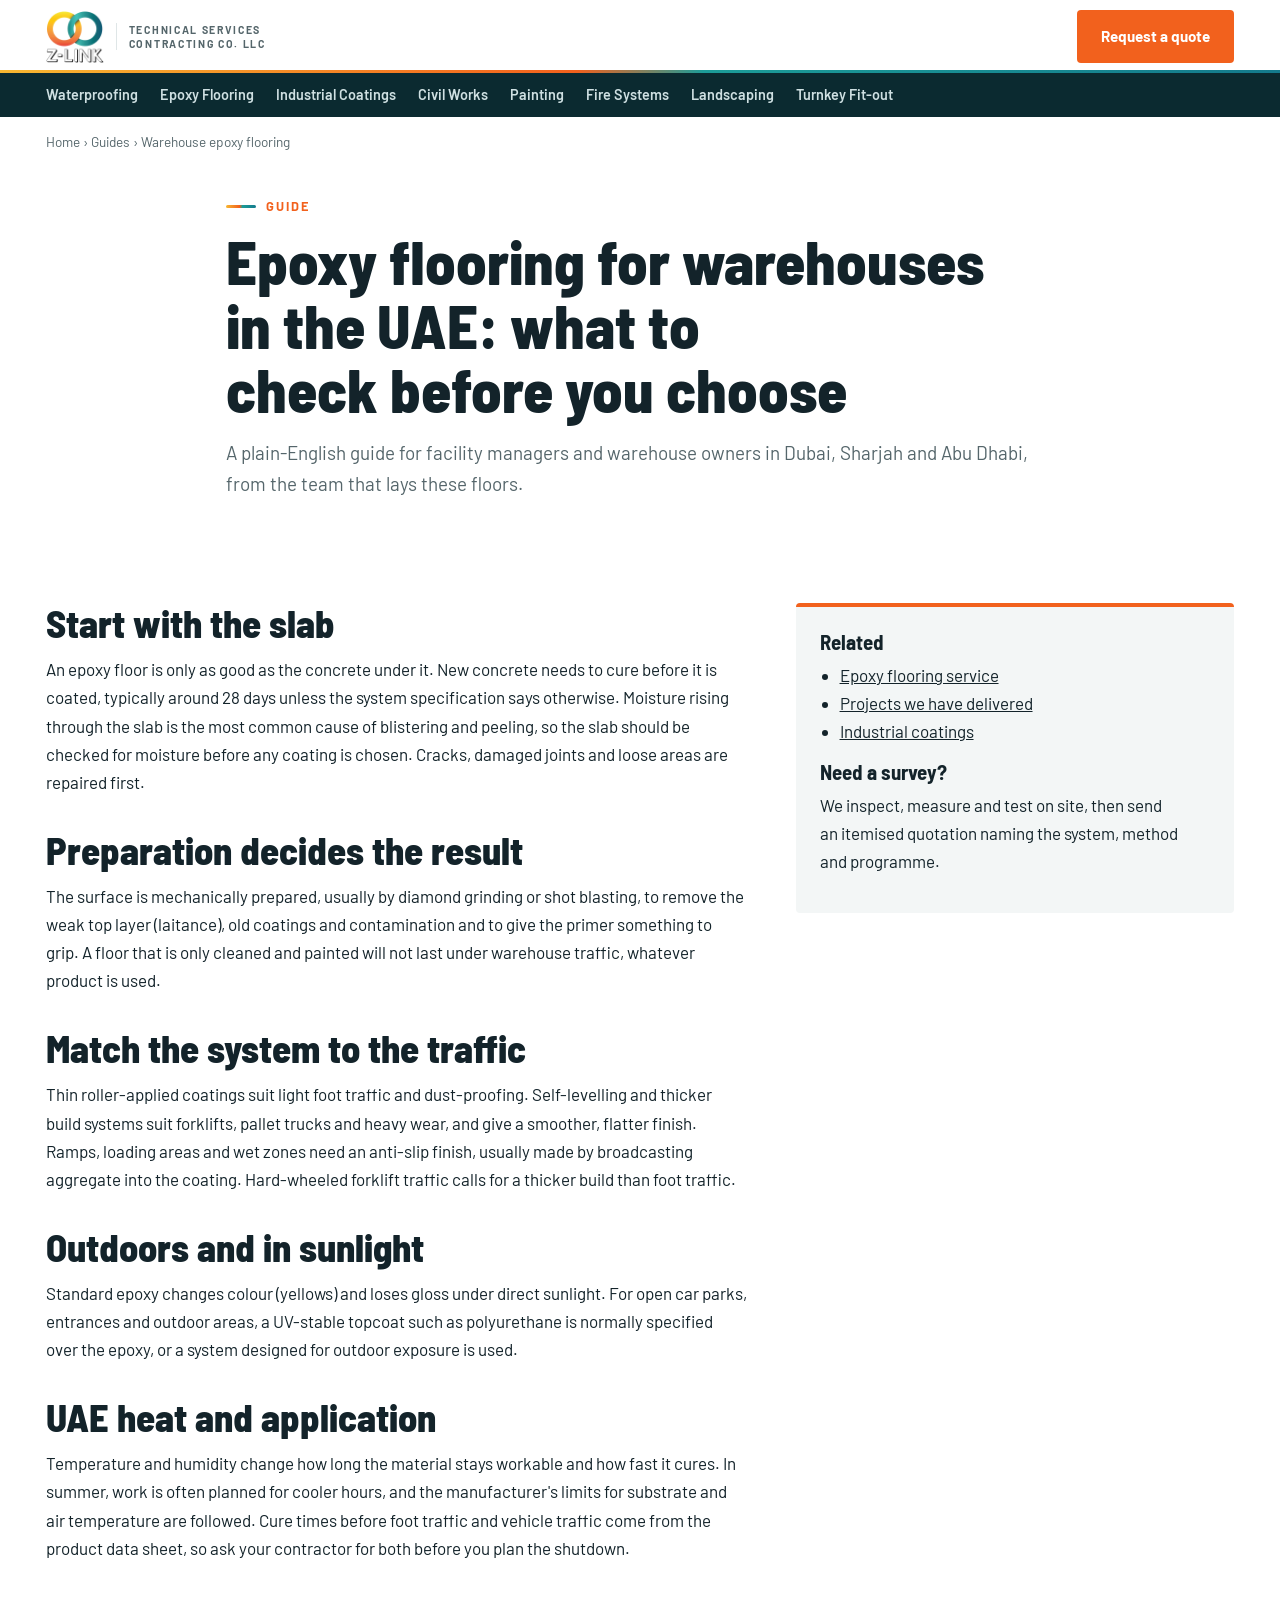
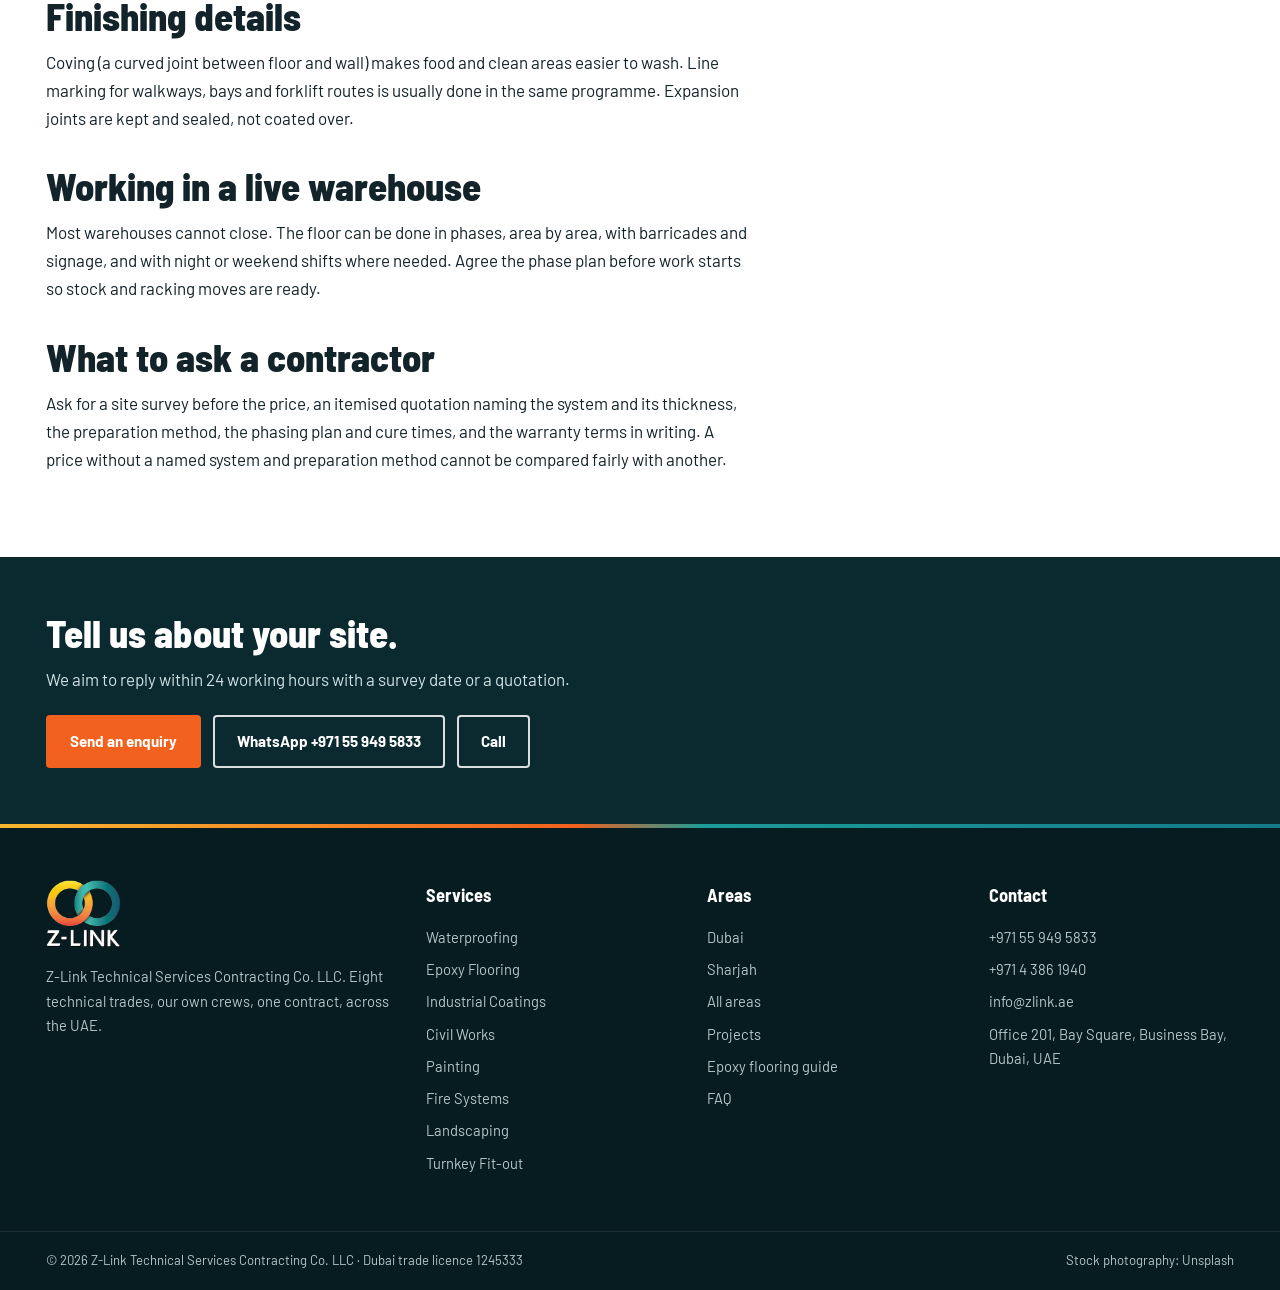
<file: guides/warehouse-epoxy-flooring/index.html>
<!doctype html>
<html lang="en">
<head>
<meta charset="utf-8">
<meta name="viewport" content="width=device-width, initial-scale=1, viewport-fit=cover">
<title>Warehouse Epoxy Flooring Guide for the UAE | Z-Link</title>
<meta name="description" content="What to check before choosing an epoxy floor for a UAE warehouse: slab moisture, preparation, systems for forklift traffic, sunlight, heat, phasing and quotes.">
<link rel="canonical" href="https://zlink.ae/guides/warehouse-epoxy-flooring/">
<meta name="theme-color" content="#0B2A30">
<meta property="og:type" content="website">
<meta property="og:url" content="https://zlink.ae/guides/warehouse-epoxy-flooring/">
<meta property="og:title" content="Warehouse Epoxy Flooring Guide for the UAE | Z-Link">
<meta property="og:description" content="What to check before choosing an epoxy floor for a UAE warehouse: slab moisture, preparation, systems for forklift traffic, sunlight, heat, phasing and quotes.">
<meta property="og:image" content="https://zlink.ae/assets/images/logo.png">
<link rel="icon" type="image/png" href="/assets/images/logo.png">
<link rel="apple-touch-icon" href="/assets/images/apple-touch-icon.png">
<link rel="preconnect" href="https://fonts.googleapis.com">
<link rel="preconnect" href="https://fonts.gstatic.com" crossorigin>
<link rel="stylesheet" href="https://fonts.googleapis.com/css2?family=Barlow+Semi+Condensed:wght@600;700;800&family=Barlow:wght@400;500;600;700&display=swap">
<link rel="stylesheet" href="/assets/css/pages.css">
<script type="application/ld+json">
{"@context": "https://schema.org", "@graph": [{"@type": "BreadcrumbList", "itemListElement": [{"@type": "ListItem", "position": 1, "name": "Home", "item": "https://zlink.ae/"}, {"@type": "ListItem", "position": 2, "name": "Guides"}, {"@type": "ListItem", "position": 3, "name": "Warehouse epoxy flooring"}]}, {"@type": "Article", "headline": "Epoxy flooring for warehouses in the UAE: what to check before you choose", "author": {"@id": "https://zlink.ae/#org"}, "publisher": {"@id": "https://zlink.ae/#org"}, "datePublished": "2026-11-07", "dateModified": "2026-11-07", "mainEntityOfPage": "https://zlink.ae/guides/warehouse-epoxy-flooring/"}]}
</script>
</head>
<body>
<a class="skip" href="#main">Skip to content</a>
<header class="site"><div class="wrap hd">
  <a class="logo" href="/" aria-label="Z-Link home"><img src="/assets/images/logo.webp" alt="Z-Link logo" width="63" height="58"><span>TECHNICAL SERVICES<br>CONTRACTING CO. LLC</span></a>
  <a class="btn" href="/#contact">Request a quote</a>
</div></header>
<nav class="svcnav" aria-label="Services"><div class="wrap"><a href="/services/waterproofing/">Waterproofing</a><a href="/services/epoxy-flooring/">Epoxy Flooring</a><a href="/services/industrial-coatings/">Industrial Coatings</a><a href="/services/civil-works/">Civil Works</a><a href="/services/painting/">Painting</a><a href="/services/fire-systems/">Fire Systems</a><a href="/services/landscaping/">Landscaping</a><a href="/services/fit-out/">Turnkey Fit-out</a></div></nav>
<main id="main">
<div class="wrap crumbs"><a href="/">Home</a> <span aria-hidden="true">›</span> <span aria-current="page">Guides</span> <span aria-hidden="true">›</span> <span aria-current="page">Warehouse epoxy flooring</span></div>
<section class="hero"><div class="wrap narrow"><span class="kicker">Guide</span>
<h1>Epoxy flooring for warehouses in the UAE: what to check before you choose</h1>
<p class="lead">A plain-English guide for facility managers and warehouse owners in Dubai, Sharjah and Abu Dhabi, from the team that lays these floors.</p></div></section>
<section class="block"><div class="wrap two-text"><div class="prose"><h2>Start with the slab</h2><p>An epoxy floor is only as good as the concrete under it. New concrete needs to cure before it is coated, typically around 28 days unless the system specification says otherwise. Moisture rising through the slab is the most common cause of blistering and peeling, so the slab should be checked for moisture before any coating is chosen. Cracks, damaged joints and loose areas are repaired first.</p><h2>Preparation decides the result</h2><p>The surface is mechanically prepared, usually by diamond grinding or shot blasting, to remove the weak top layer (laitance), old coatings and contamination and to give the primer something to grip. A floor that is only cleaned and painted will not last under warehouse traffic, whatever product is used.</p><h2>Match the system to the traffic</h2><p>Thin roller-applied coatings suit light foot traffic and dust-proofing. Self-levelling and thicker build systems suit forklifts, pallet trucks and heavy wear, and give a smoother, flatter finish. Ramps, loading areas and wet zones need an anti-slip finish, usually made by broadcasting aggregate into the coating. Hard-wheeled forklift traffic calls for a thicker build than foot traffic.</p><h2>Outdoors and in sunlight</h2><p>Standard epoxy changes colour (yellows) and loses gloss under direct sunlight. For open car parks, entrances and outdoor areas, a UV-stable topcoat such as polyurethane is normally specified over the epoxy, or a system designed for outdoor exposure is used.</p><h2>UAE heat and application</h2><p>Temperature and humidity change how long the material stays workable and how fast it cures. In summer, work is often planned for cooler hours, and the manufacturer&#x27;s limits for substrate and air temperature are followed. Cure times before foot traffic and vehicle traffic come from the product data sheet, so ask your contractor for both before you plan the shutdown.</p><h2>Finishing details</h2><p>Coving (a curved joint between floor and wall) makes food and clean areas easier to wash. Line marking for walkways, bays and forklift routes is usually done in the same programme. Expansion joints are kept and sealed, not coated over.</p><h2>Working in a live warehouse</h2><p>Most warehouses cannot close. The floor can be done in phases, area by area, with barricades and signage, and with night or weekend shifts where needed. Agree the phase plan before work starts so stock and racking moves are ready.</p><h2>What to ask a contractor</h2><p>Ask for a site survey before the price, an itemised quotation naming the system and its thickness, the preparation method, the phasing plan and cure times, and the warranty terms in writing. A price without a named system and preparation method cannot be compared fairly with another.</p></div>
<aside class="box"><h3>Related</h3><ul><li><a href="/services/epoxy-flooring/">Epoxy flooring service</a></li><li><a href="/projects/">Projects we have delivered</a></li><li><a href="/services/industrial-coatings/">Industrial coatings</a></li></ul>
<h3>Need a survey?</h3><p>We inspect, measure and test on site, then send an itemised quotation naming the system, method and programme.</p></aside></div></section>
<section class="cta"><div class="wrap">
  <h2>Tell us about your site.</h2>
  <p>We aim to reply within 24 working hours with a survey date or a quotation.</p>
  <div class="cta-row"><a class="btn" href="/#contact">Send an enquiry</a><a class="btn line" href="https://wa.me/971559495833">WhatsApp +971 55 949 5833</a><a class="btn line" href="tel:+971559495833">Call</a></div>
</div></section>
</main>
<footer>
  <div class="wrap top">
    <div><img class="fl" src="/assets/images/logo.webp" alt="Z-Link" loading="lazy"><p>Z-Link Technical Services Contracting Co. LLC. Eight technical trades, our own crews, one contract, across the UAE.</p></div>
    <div><h4>Services</h4><ul><li><a href="/services/waterproofing/">Waterproofing</a></li><li><a href="/services/epoxy-flooring/">Epoxy Flooring</a></li><li><a href="/services/industrial-coatings/">Industrial Coatings</a></li><li><a href="/services/civil-works/">Civil Works</a></li><li><a href="/services/painting/">Painting</a></li><li><a href="/services/fire-systems/">Fire Systems</a></li><li><a href="/services/landscaping/">Landscaping</a></li><li><a href="/services/fit-out/">Turnkey Fit-out</a></li></ul></div>
    <div><h4>Areas</h4><ul><li><a href="/areas/dubai/">Dubai</a></li><li><a href="/areas/sharjah/">Sharjah</a></li><li><a href="/#areas">All areas</a></li><li><a href="/projects/">Projects</a></li><li><a href="/guides/warehouse-epoxy-flooring/">Epoxy flooring guide</a></li><li><a href="/#faq">FAQ</a></li></ul></div>
    <div><h4>Contact</h4><ul><li><a href="tel:+971559495833">+971 55 949 5833</a></li><li><a href="tel:+97143861940">+971 4 386 1940</a></li><li><a href="mailto:info@zlink.ae">info@zlink.ae</a></li><li>Office 201, Bay Square, Business Bay, Dubai, UAE</li></ul></div>
  </div>
  <div class="bar"><div class="wrap"><span>© 2026 Z-Link Technical Services Contracting Co. LLC · Dubai trade licence 1245333</span><span>Stock photography: Unsplash</span></div></div>
</footer>
</body>
</html>
</file>
<file: assets/css/pages.css>
:root{
  --navy:#0B2A30; --deep:#071C20; --amber:#F7B731; --orange:#F2611D; --orange-2:#D94F0F; --teal:#1C9C98; --teal-2:#147A8C;
  --brand:linear-gradient(90deg,var(--amber),var(--orange) 45%,var(--teal) 55%,var(--teal-2));
  --ink:#13232A; --muted:#55666B; --paper:#FFFFFF; --mist:#F3F6F6; --line:#DFE6E7;
  --f-display:"Barlow Semi Condensed","Arial Narrow",Arial,sans-serif;
  --f-body:"Barlow",system-ui,-apple-system,"Segoe UI",Arial,sans-serif;
  --radius:4px; color-scheme:light;
}
*{box-sizing:border-box}
body{margin:0;background:var(--paper);color:var(--ink);font-family:var(--f-body);font-size:17px;line-height:1.65;-webkit-font-smoothing:antialiased}
img{max-width:100%;display:block}
a{color:inherit}
:focus-visible{outline:3px solid var(--orange);outline-offset:3px}
.skip{position:absolute;left:-999px;top:8px;background:#fff;padding:8px 12px;z-index:100}
.skip:focus{left:8px}
.wrap{max-width:1220px;margin:0 auto;padding-inline:max(16px,env(safe-area-inset-left,0px))}
.narrow{max-width:860px}
h1,h2,h3{font-family:var(--f-display);font-weight:800;line-height:1.05;margin:0;text-wrap:balance}
h1{font-size:clamp(2.3rem,5vw,3.8rem);margin-top:12px}
h2{font-size:clamp(1.7rem,3.2vw,2.4rem);margin:34px 0 12px}
h3{font-size:1.3rem;font-weight:700}
p{margin:0 0 14px;text-wrap:pretty}
.kicker{display:inline-flex;align-items:center;gap:10px;font-weight:700;font-size:.8rem;letter-spacing:.16em;text-transform:uppercase;color:var(--orange)}
.kicker::before{content:"";width:30px;height:3px;background:var(--brand);border-radius:2px}
.btn{display:inline-flex;align-items:center;justify-content:center;gap:10px;background:var(--orange);color:#fff;font-weight:700;font-size:.95rem;padding:14px 24px;border-radius:var(--radius);text-decoration:none;transition:background .2s,transform .2s}
.btn:hover{background:var(--orange-2);transform:translateY(-2px)}
.btn.ghost{background:transparent;color:var(--ink);box-shadow:inset 0 0 0 2px var(--ink)}
.btn.line{background:transparent;box-shadow:inset 0 0 0 2px rgba(255,255,255,.85)}
.cta-row{display:flex;flex-wrap:wrap;gap:12px;margin-top:22px}
header.site{position:sticky;top:0;z-index:50;background:rgba(255,255,255,.95);backdrop-filter:blur(10px)}
header.site::after{content:"";position:absolute;inset:auto 0 0;height:3px;background:var(--brand)}
.hd{display:flex;align-items:center;justify-content:space-between;gap:20px;padding-block:10px}
.logo{display:flex;align-items:center;gap:12px;text-decoration:none}
.logo img{height:52px;width:auto}
.logo span{font-size:.66rem;letter-spacing:.16em;color:var(--muted);font-weight:700;line-height:1.3;border-left:1px solid var(--line);padding-left:12px}
.svcnav{background:var(--navy);overflow-x:auto}
.svcnav .wrap{display:flex;gap:22px;white-space:nowrap;padding-block:10px}
.svcnav a{color:#cfe0e2;text-decoration:none;font-weight:600;font-size:.9rem}
.svcnav a:hover{color:#fff}
.crumbs{font-size:.85rem;color:var(--muted);padding-block:14px}
.crumbs a{text-decoration:none}
.hero{padding-block:20px 50px}
.two{display:grid;grid-template-columns:1.05fr 1fr;gap:40px;align-items:center}
.two>*,.two-text>*{min-width:0}
.heroimg{width:100%;aspect-ratio:3/2;object-fit:cover;border-radius:var(--radius)}
.lead{font-size:1.18rem;color:var(--muted);margin-top:16px}
.places{font-weight:600;color:var(--teal-2)}
.block{padding-block:40px}
.block.alt{background:var(--mist)}
.two-text{display:grid;grid-template-columns:1.6fr 1fr;gap:48px;align-items:start}
.prose h2:first-child{margin-top:0}
.box{background:var(--mist);border-top:4px solid var(--orange);padding:24px;border-radius:var(--radius)}
.box h3{margin:16px 0 8px}.box h3:first-child{margin-top:0}
.box ul{margin:0;padding-left:20px}
.ticks{list-style:none;padding:0!important}
.ticks li{padding-left:24px;position:relative}
.ticks li::before{content:"✓";position:absolute;left:0;color:var(--teal);font-weight:700}
.projs{display:grid;grid-template-columns:repeat(auto-fill,minmax(300px,1fr));gap:24px;margin-top:20px}
.proj{background:#fff;border-radius:var(--radius);overflow:hidden;box-shadow:0 10px 26px rgba(7,28,32,.08)}
.proj img{width:100%;aspect-ratio:4/3;object-fit:cover}
.proj>div{padding:18px}.proj h3{margin:8px 0}
.note{font-size:.88rem;color:var(--muted);margin-top:16px}
details{border-bottom:1px solid var(--line);padding:14px 0}
summary{cursor:pointer;font-weight:700;font-size:1.05rem}
details p{margin:10px 0 0;color:var(--muted)}
.svc-grid{display:grid;grid-template-columns:repeat(auto-fill,minmax(260px,1fr));gap:18px}
.svc-card{display:block;text-decoration:none;background:#fff;border:1px solid var(--line);border-top:4px solid var(--teal);padding:20px;border-radius:var(--radius);transition:transform .2s,box-shadow .2s}
.svc-card:hover{transform:translateY(-3px);box-shadow:0 12px 26px rgba(7,28,32,.12)}
.svc-card h3{margin-bottom:8px}.svc-card p{font-size:.95rem;color:var(--muted);margin:0}
.cta{background:var(--navy);color:#fff;padding-block:56px;margin-top:30px}
.cta h2{margin-top:0}.cta p{color:#cfe0e2}
footer{background:var(--deep);color:#b4c8cb;font-size:.92rem;position:relative}
footer::before{content:"";position:absolute;inset:0 0 auto;height:4px;background:var(--brand)}
footer .wrap.top{display:grid;grid-template-columns:1.4fr 1fr 1fr 1fr;gap:36px;padding-block:56px}
footer .wrap>*{min-width:0}
footer img.fl{height:68px;width:auto;margin-bottom:16px}
footer h4{font-family:var(--f-display);color:#fff;font-size:1.15rem;margin:0 0 14px}
footer ul{list-style:none;padding:0;margin:0;display:grid;gap:8px}
footer a{text-decoration:none}footer a:hover{color:#fff}
footer .bar{border-top:1px solid rgba(255,255,255,.08)}
footer .bar .wrap{display:flex;justify-content:space-between;flex-wrap:wrap;gap:10px;padding-block:18px;font-size:.82rem}
@media (max-width:900px){.two,.two-text{grid-template-columns:1fr}footer .wrap.top{grid-template-columns:1fr 1fr}.logo span{display:none}}
@media (max-width:520px){footer .wrap.top{grid-template-columns:1fr}.hd .btn{padding:10px 14px;font-size:.85rem}}
.steps{padding-left:22px}.steps li{margin-bottom:10px}
.case{padding-block:28px;border-bottom:1px solid var(--line)}.case:last-child{border:0}.case h2{margin-top:10px}.case-imgs{display:grid;grid-template-columns:repeat(3,1fr);gap:10px;margin-bottom:18px}.case-imgs img{width:100%;aspect-ratio:4/3;object-fit:cover;border-radius:var(--radius)}@media(max-width:600px){.case-imgs{grid-template-columns:1fr 1fr}.case-imgs img:last-child{display:none}}
</file>
